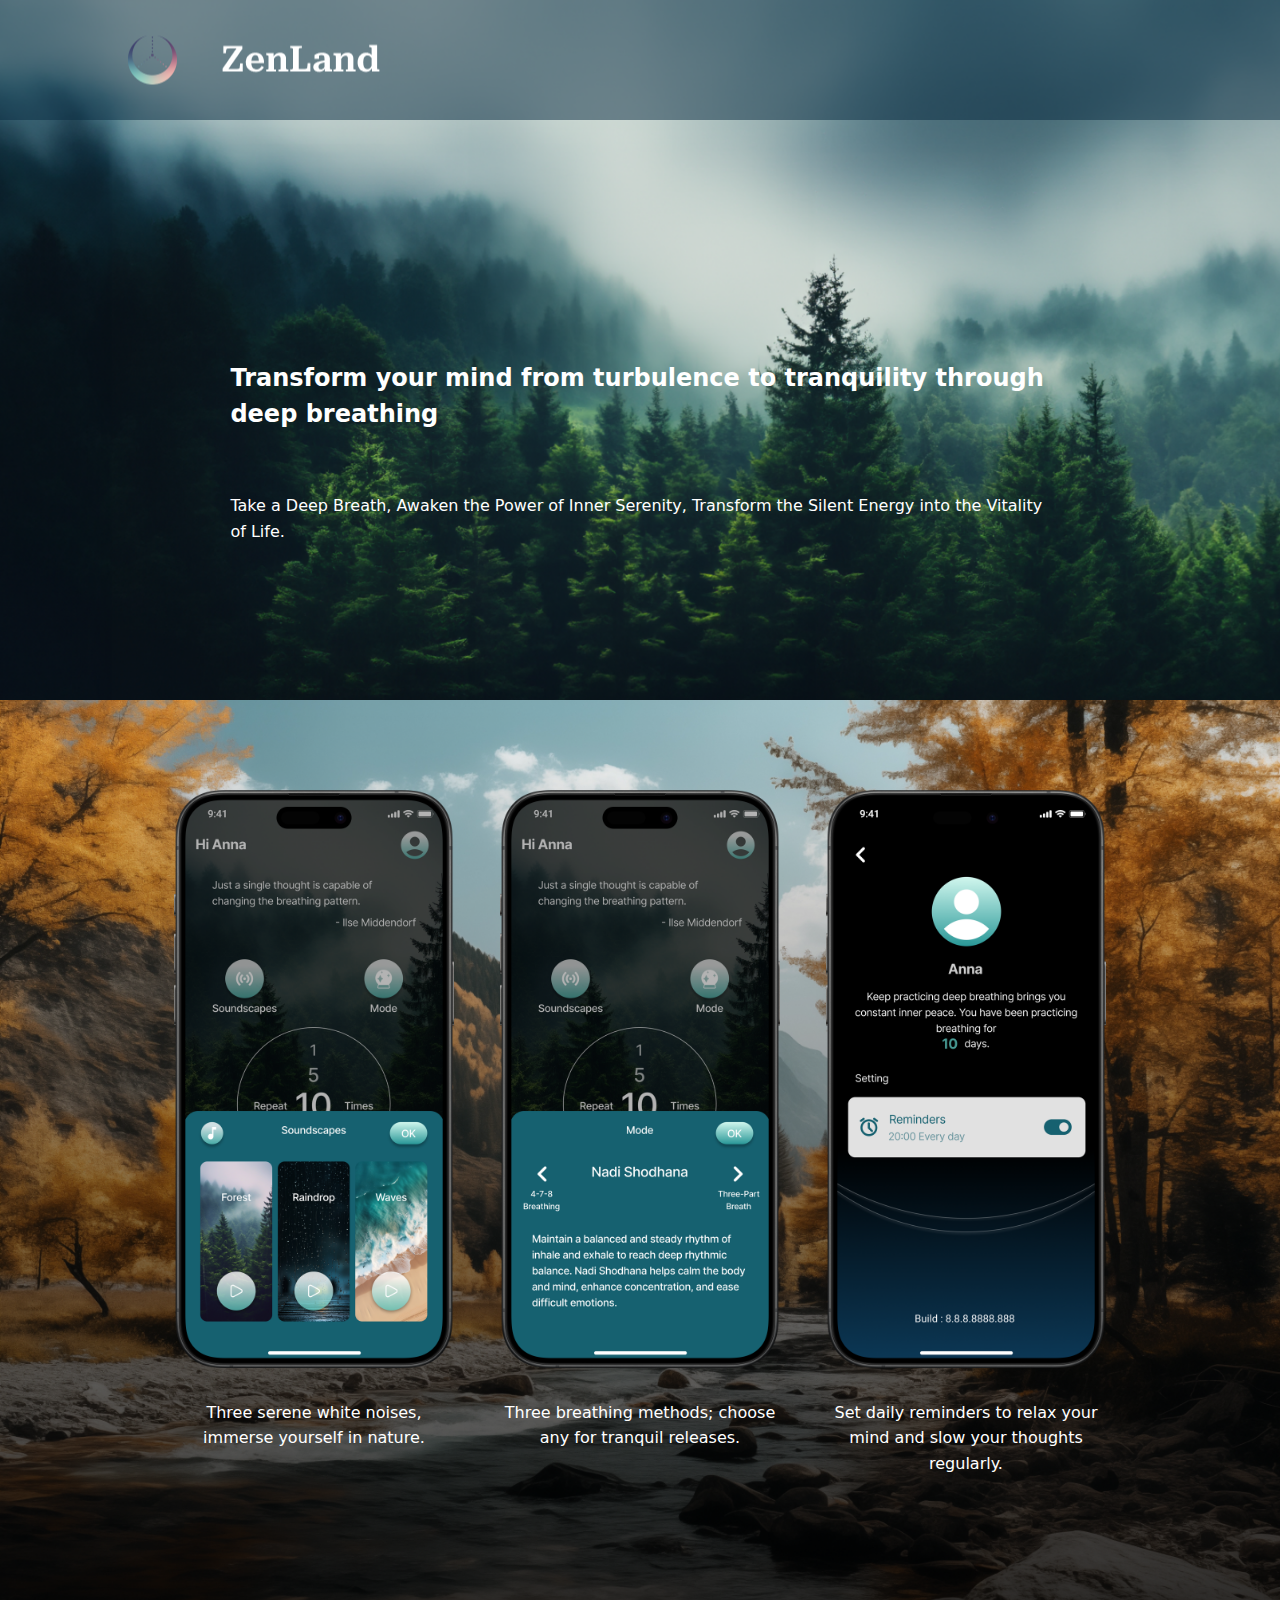
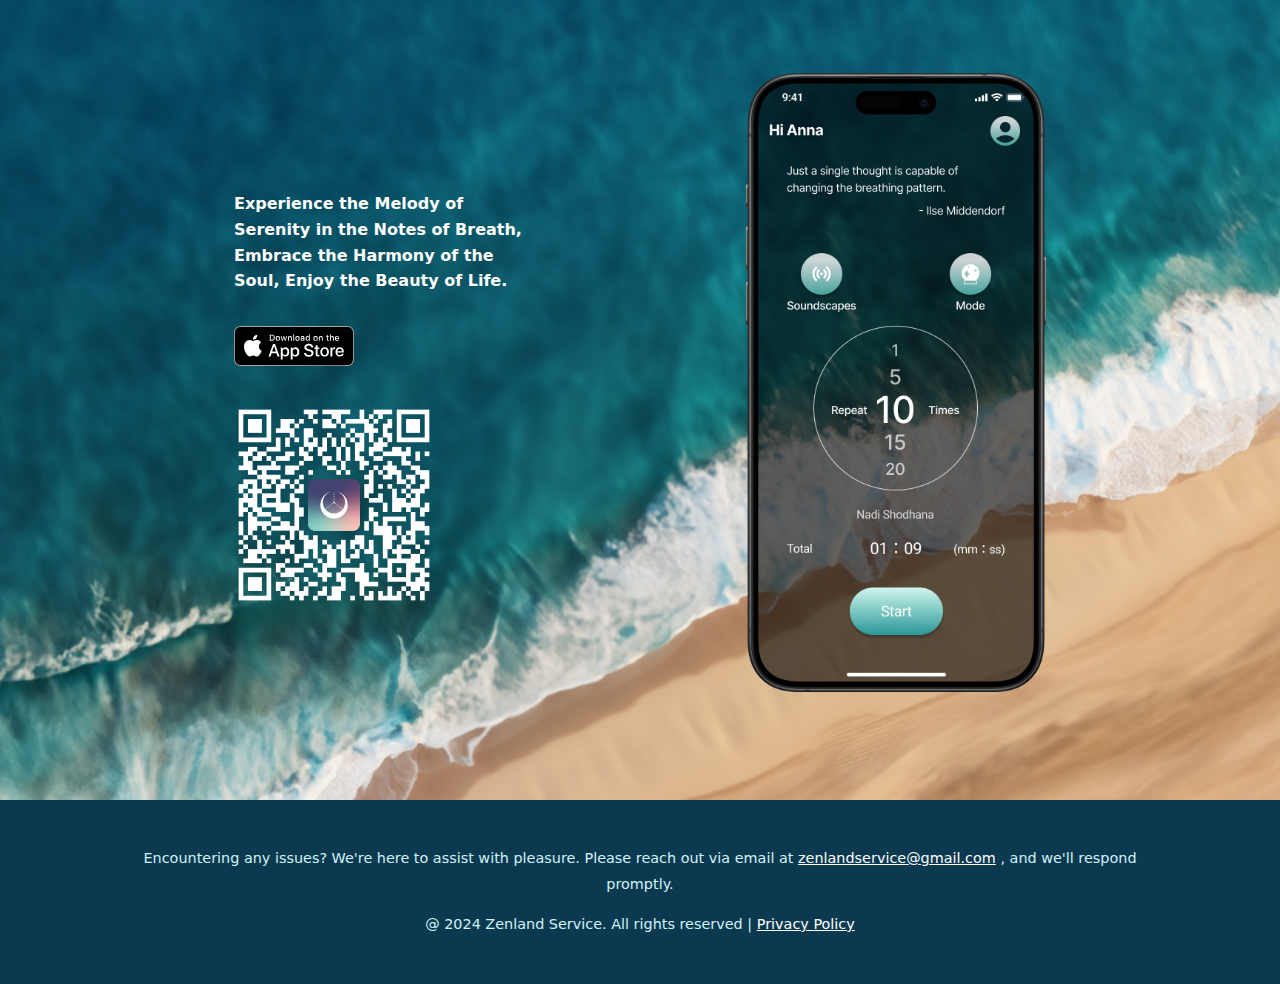
<file: index.html>
<!DOCTYPE html>
<html lang="en">
<head>
    <meta charset="UTF-8">
    <meta name="viewport" content="width=device-width, initial-scale=1.0">
    <link rel="shortcut icon" href="./img/favicon.ico" type="image/x-icon">
    <link rel="stylesheet" href="./css/reset.css" />
    <link rel="stylesheet" href="./css/style.css" />
    <link rel="preconnect" href="https://fonts.googleapis.com">
    <link rel="preconnect" href="https://fonts.gstatic.com" crossorigin>
    <link href="https://fonts.googleapis.com/css2?family=Roboto:ital,wght@0,100;0,300;0,400;0,500;0,700;0,900;1,100;1,300;1,400;1,500;1,700;1,900&display=swap" rel="stylesheet">
    <!-- <link rel="stylesheet" href="/css/bootstrap.css" /> -->
    <title>ZenLand</title>
</head>
<body>
    <!-- TOP -->
    <div class="topbar">
        <div class="container">
            <div class="logoimg">
                <a href=""><img src="./img/img_zenland_logo.png"></a>
            </div>
        </div>
        
    </div>

    <!-- 第一區 -->
    <div class="section1 section">
        <div class="container">
            <div class="section1_text">
                <h2>Transform your mind from turbulence to tranquility through deep breathing</h2> <br>
                <p>Take a Deep Breath, Awaken the Power of Inner Serenity, Transform the Silent Energy into the Vitality of Life.</p>
            </div>
        </div>
    </div>

    <!-- 第二區 -->
    <div class="section2 section">
            <div class="container flex2">
    
                <div class="sec2-item sec2-item-fix">
                    <img src="./img/en/img_iphone_1_en.png" class="sec2-img">
                    <p>Three serene white noises, immerse yourself in nature.</p>
                </div>
        
                <div class="sec2-item sec2-item-fix">
                    <img src="./img/en/img_iphone_2_en.png" class="sec2-img">
                    <p>Three breathing methods; choose any for tranquil releases.</p>
                </div>
        
                <div class="sec2-item sec2-item-fix">
                    <img src="./img/en/img_iphone_3_en.png" class="sec2-img">
                    <p>Set daily reminders to relax your mind and slow your thoughts regularly.</p>
                </div>
    
            </div>
    </div>

    <!-- 第三區 -->
    <div class="section3 section">
        <div class="app-store-block flex3">
            
            <div class="sec3-item sec3-item1">
                <p><b>Experience the Melody of Serenity in the Notes of Breath, Embrace the Harmony of the Soul, Enjoy the Beauty of Life.</b></p>
                <a href="https://apps.apple.com/tw/app/zenland/id6479636520">
                    <img src="./img/Download_on_App_Store/Download_on_the_App_Store_Badge_US-UK_RGB_blk_092917.svg">
                </a>
                <div class="QRcode"></div>
            </div>

            <div class="sec3-item sec3-item2">
                <img src="./img/en/img_iphone_4_en.png">
            </div>
            
        </div>
    </div>

    <!-- 底部 -->
    <footer class="footer">
        <div class="footer-text">
            <p>Encountering any issues? We're here to assist with pleasure. Please reach out via email at <a href="mailto:zenlandservice@gmail.com">zenlandservice@gmail.com</a> , and we'll respond promptly.</p>
            <p>@ 2024 Zenland Service. All rights reserved | <a href="./privacypolicy/en.html" >Privacy Policy</a></p>
        </div>
    </footer>


</body>
</html>
</file>
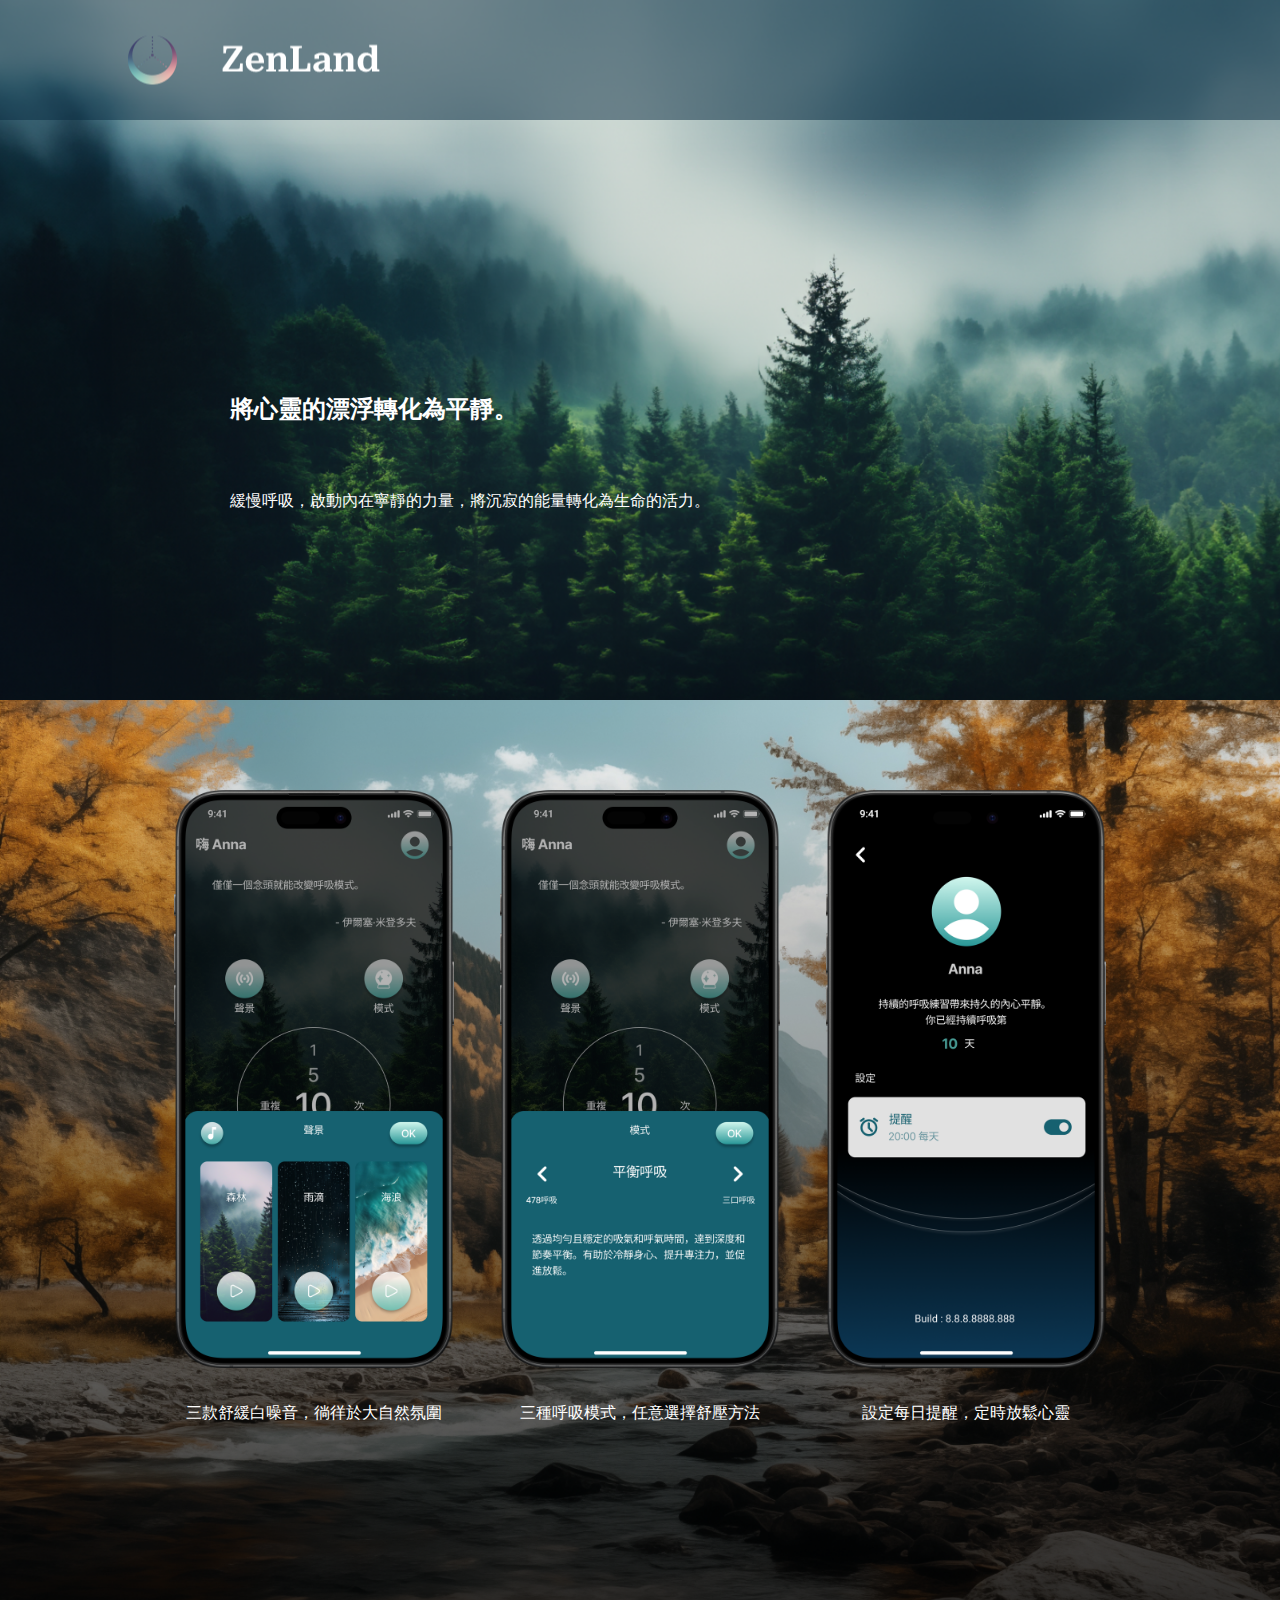
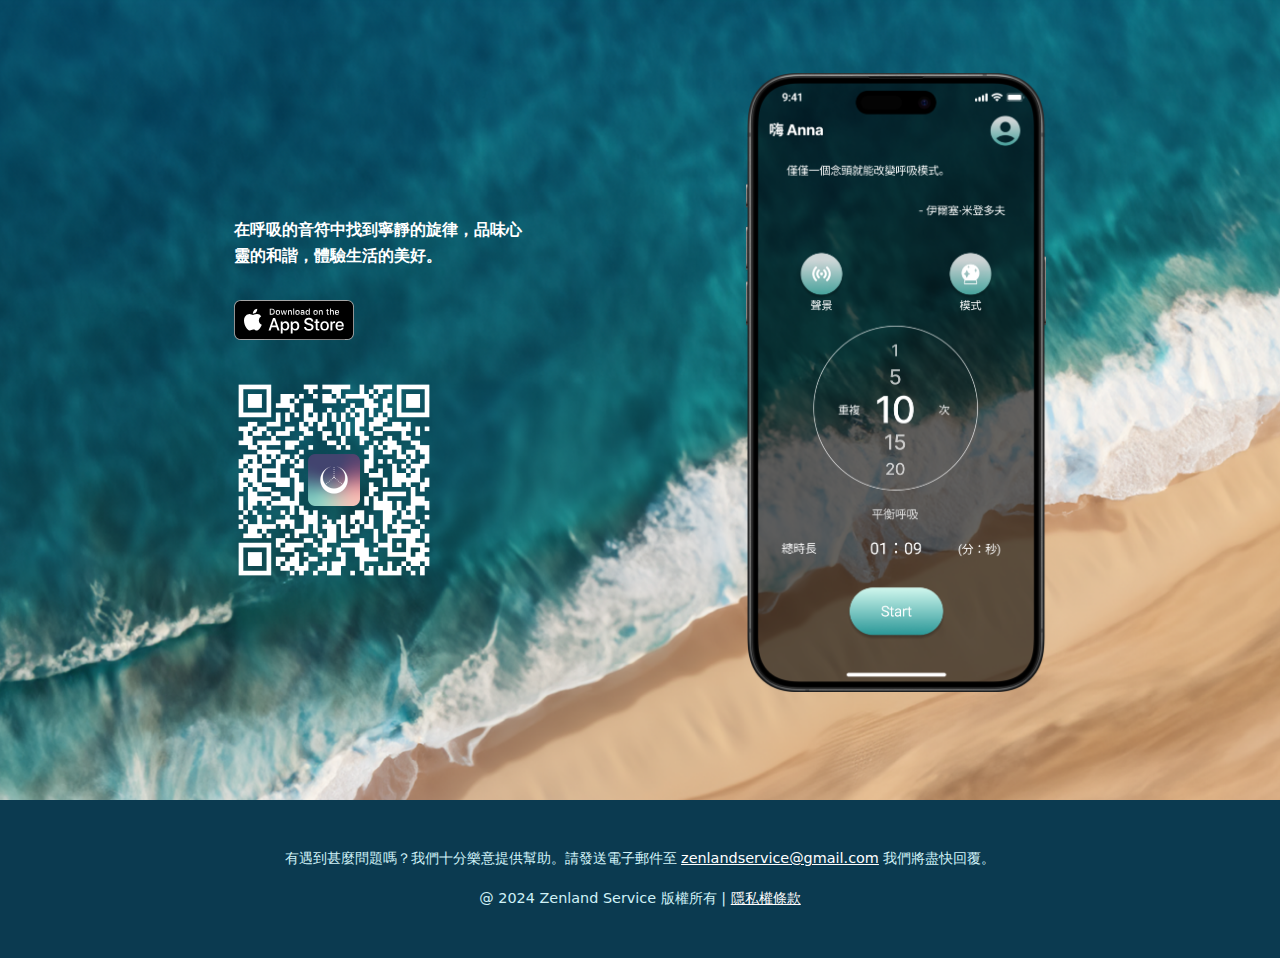
<file: zh-tw.html>
<!DOCTYPE html>
<html lang="en">
<head>
    <meta charset="UTF-8">
    <meta name="viewport" content="width=device-width, initial-scale=1.0">
    <link rel="shortcut icon" href="./img/favicon.ico" type="image/x-icon">
    <link rel="stylesheet" href="./css/reset.css" />
    <link rel="stylesheet" href="./css/style.css" />
    <link rel="preconnect" href="https://fonts.googleapis.com">
    <link rel="preconnect" href="https://fonts.gstatic.com" crossorigin>
    <link href="https://fonts.googleapis.com/css2?family=Roboto:ital,wght@0,100;0,300;0,400;0,500;0,700;0,900;1,100;1,300;1,400;1,500;1,700;1,900&display=swap" rel="stylesheet">
    <!-- <link rel="stylesheet" href="/css/bootstrap.css" /> -->
    <title>ZenLand</title>
</head>
<body>
    <!-- TOP -->
    <div class="topbar">
        <div class="container">
            <div class="logoimg">
                <a href=""><img src="./img/img_zenland_logo.png"></a>
            </div>
        </div>
        
    </div>

    <!-- 第一區 -->
    <div class="section1 section">
        <div class="container">
            <div class="section1_text">
                <h2>將心靈的漂浮轉化為平靜。</h2> <br>
                <p>緩慢呼吸，啟動內在寧靜的力量，將沉寂的能量轉化為生命的活力。</p>
            </div>
        </div>
    </div>

    <!-- 第二區 -->
    <div class="section2 section">
            <div class="container flex2">
    
                <div class="sec2-item">
                    <img src="./img/zh-tw/img_iphone_1_ch.png" class="sec2-img">
                    <p>三款舒緩白噪音，徜徉於大自然氛圍</p>
                </div>
        
                <div class="sec2-item">
                    <img src="./img/zh-tw/img_iphone_2_ch.png" class="sec2-img">
                    <p>三種呼吸模式，任意選擇舒壓方法</p>
                </div>
        
                <div class="sec2-item">
                    <img src="./img/zh-tw/img_iphone_3_ch.png" class="sec2-img">
                    <p>設定每日提醒，定時放鬆心靈</p>
                </div>
    
            </div>
    </div>

    <!-- 第三區 -->
    <div class="section3 section">
        <div class="app-store-block flex3">
            
            <div class="sec3-item sec3-item1">
                <p><b>在呼吸的音符中找到寧靜的旋律，品味心靈的和諧，體驗生活的美好。</b></p>
                <a href="https://apps.apple.com/tw/app/zenland/id6479636520">
                    <img src="./img/Download_on_App_Store/Download_on_the_App_Store_Badge_US-UK_RGB_blk_092917.svg">
                </a>
                <div class="QRcode"></div>
            </div>

            <div class="sec3-item sec3-item2">
                <img src="./img/zh-tw/img_iphone_4_ch.png">
            </div>
            
        </div>
    </div>

    <!-- 底部 -->
    <footer class="footer">
        <div class="footer-text">
            <p>有遇到甚麼問題嗎？我們十分樂意提供幫助。請發送電子郵件至 <a href="mailto:zenlandservice@gmail.com">zenlandservice@gmail.com</a> 我們將盡快回覆。</p>
            <p>@ 2024 Zenland Service 版權所有 | <a href="./privacypolicy/zh-tw.html" >隱私權條款</a></p>
        </div>
    </footer>

</body>
</html>
</file>
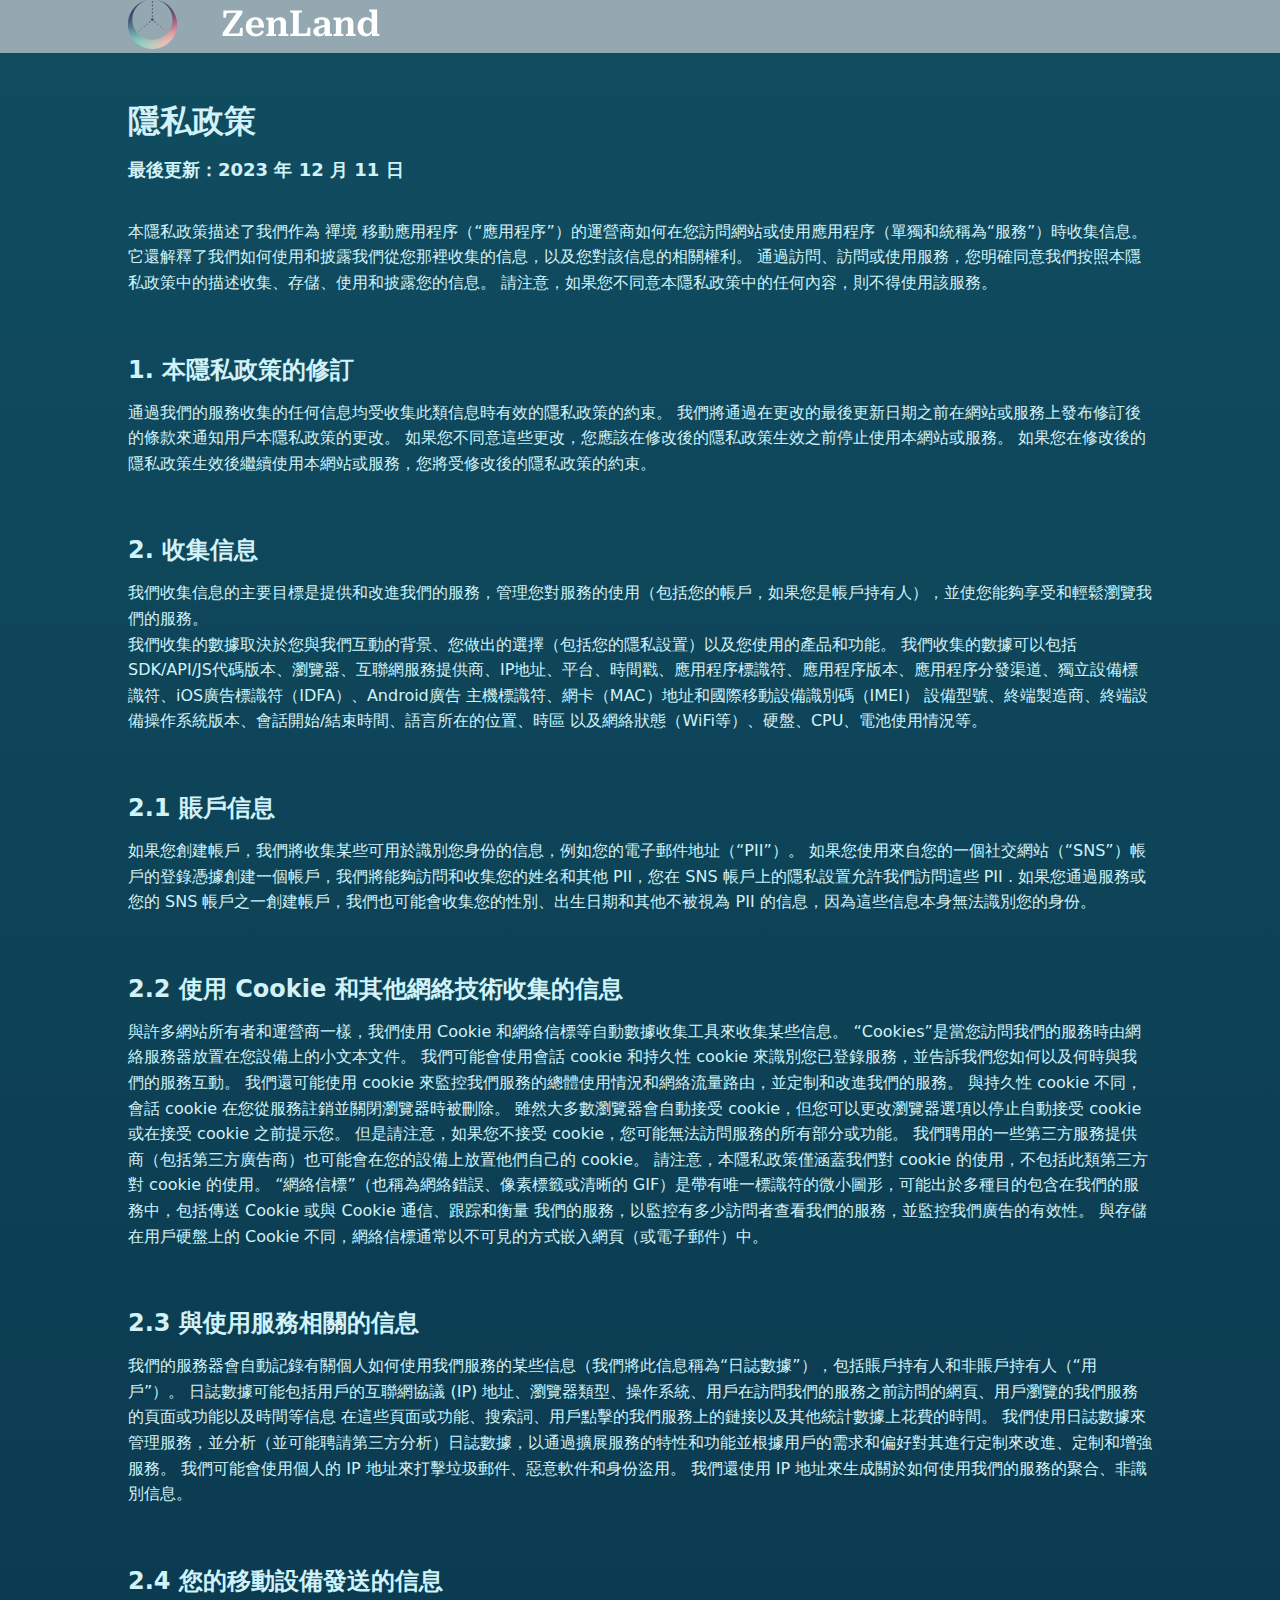
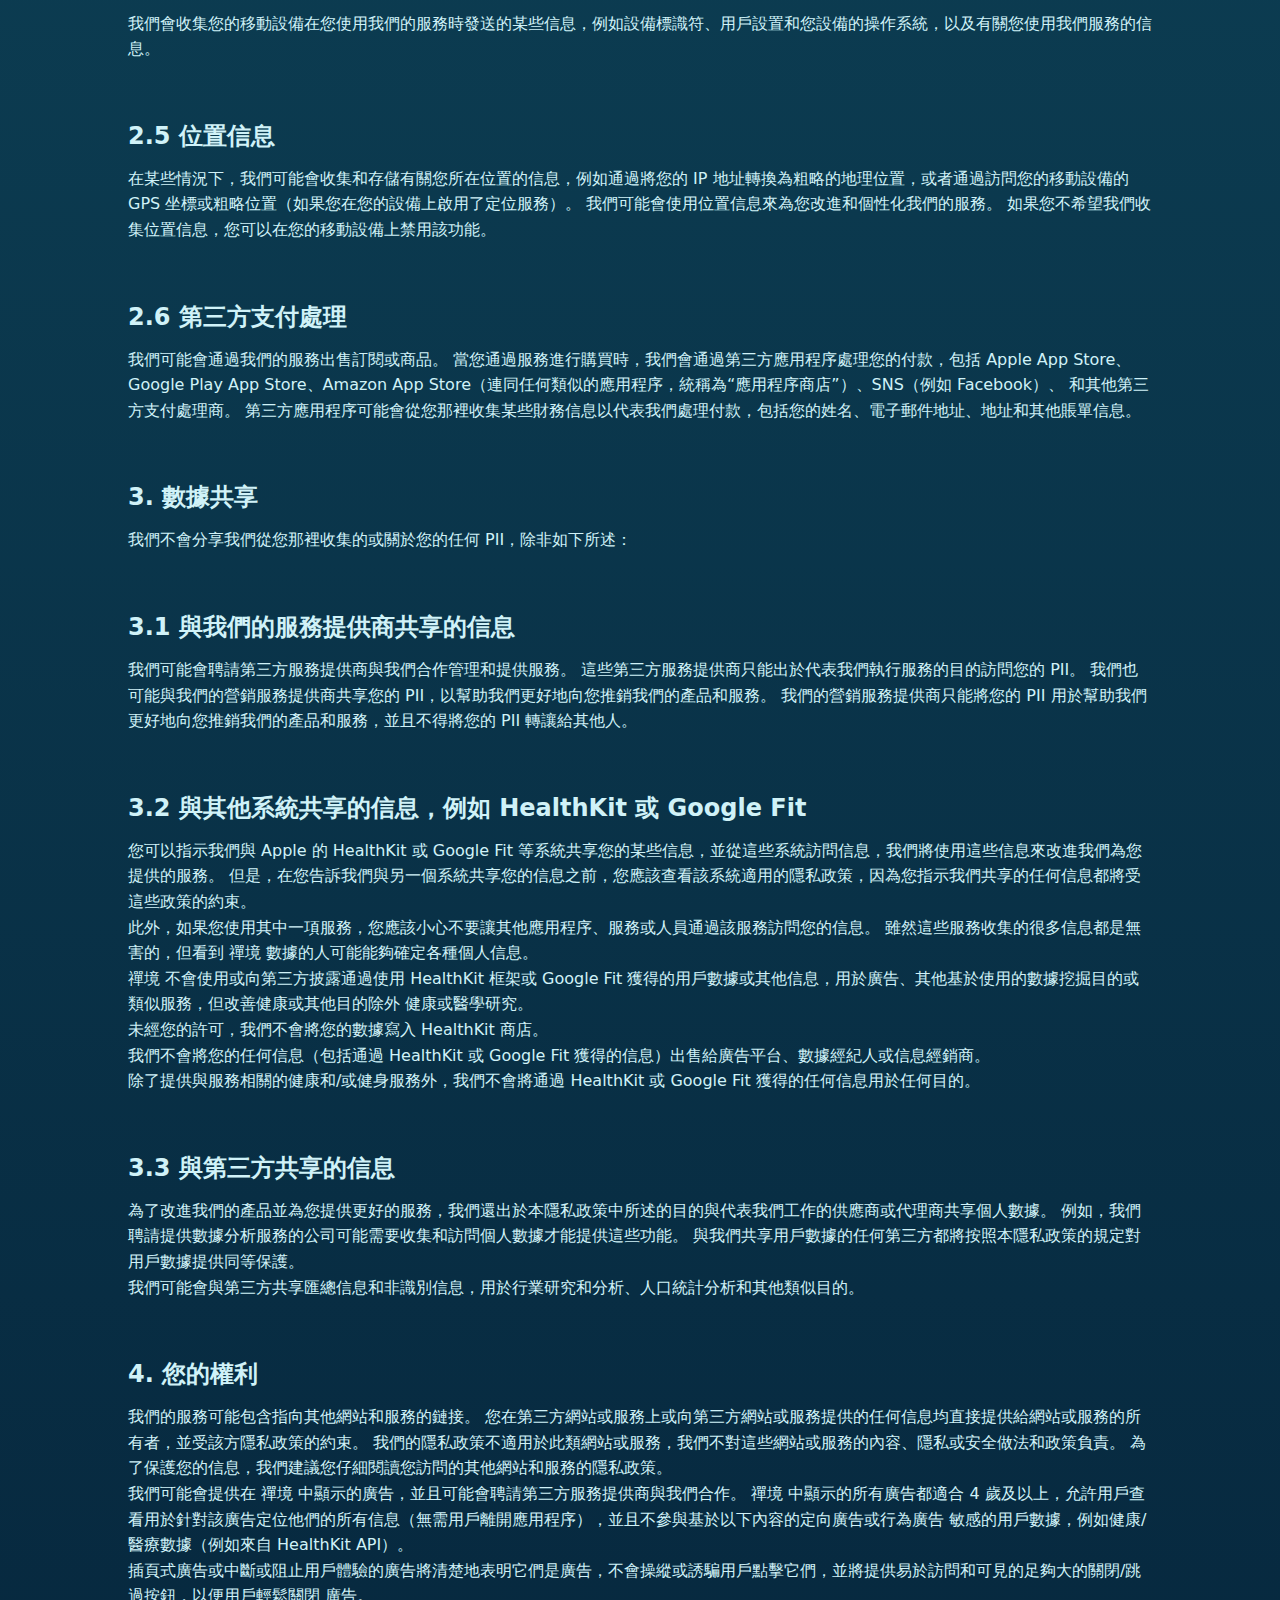
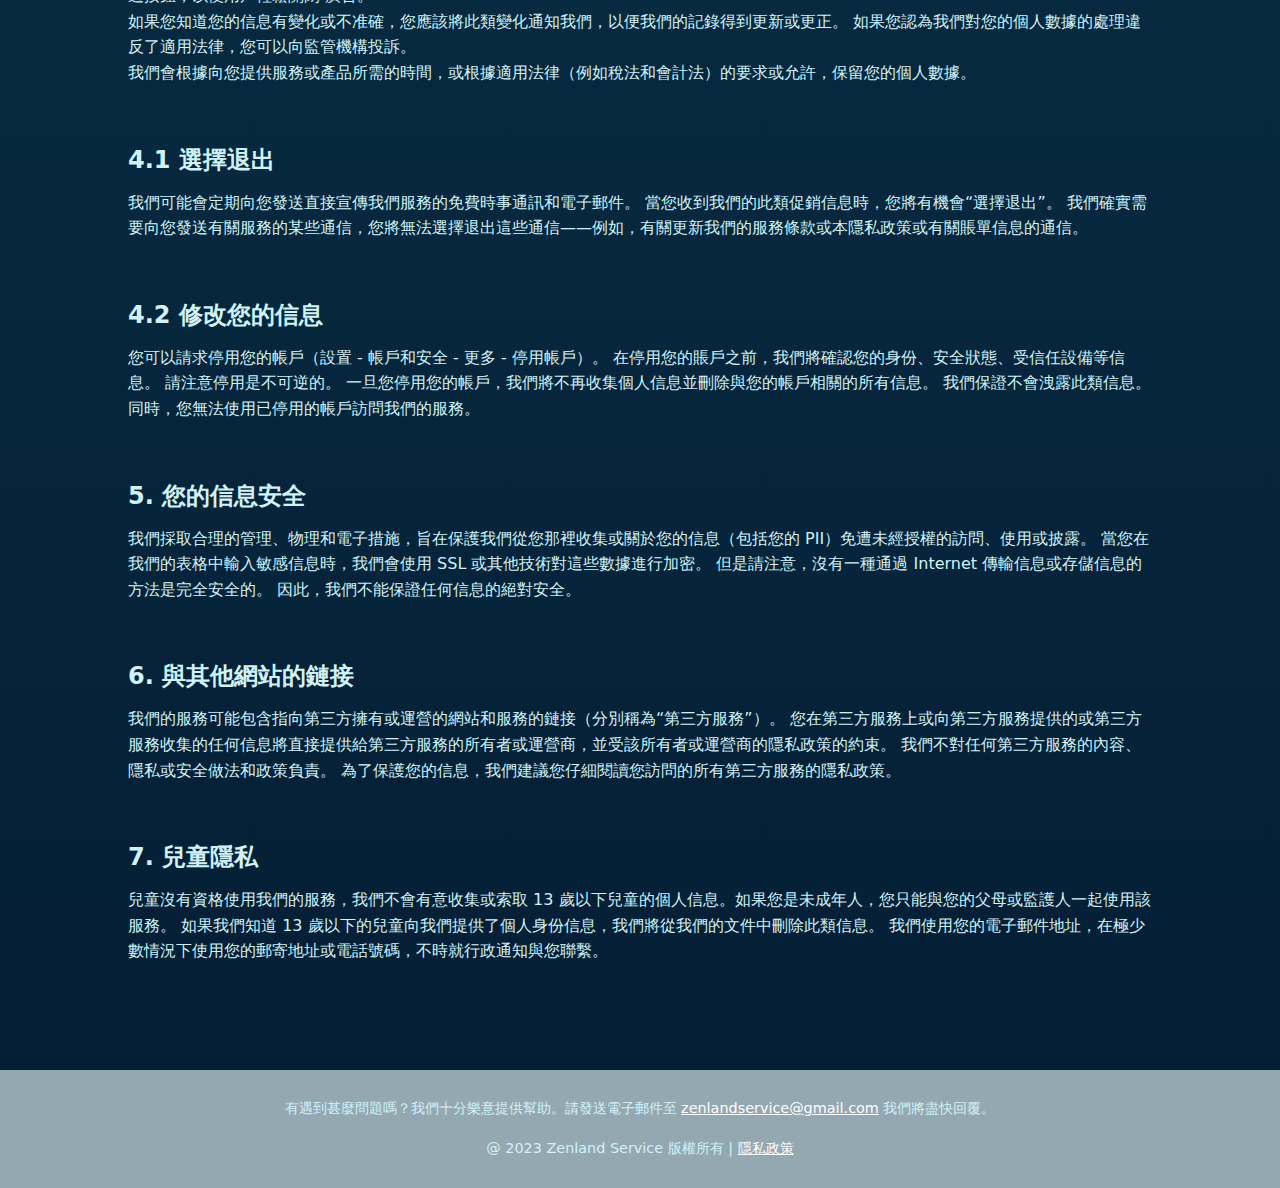
<file: privacypolicy/ch.html>
<!DOCTYPE html>
<html lang="en">
<head>
    <meta charset="UTF-8">
    <meta name="viewport" content="width=device-width, initial-scale=1.0">
    <link rel="stylesheet" href="../css/reset.css" />
    <link rel="stylesheet" href="../css/style-pri.css" />
    <!-- <link rel="stylesheet" href="/css/bootstrap.css" /> -->
    <title>ZenLand</title>
    <style>

    </style>
</head>
<body >
    <!-- TOP -->
    <div id="topbar">
        <div class="container">
            <div class="logoimg">
                <a href="../index.html"><img src="../img/img_zenland_logo.png"></a>
            </div>
        </div>
        
    </div>

    <!-- 第一區 -->
    <div id="section-pri" class="section-pri">
        <div class="container-pri">
            <h1>
                隱私政策
            </h1>
            <h4>
                最後更新：2023 年 12 月 11 日 
            </h4>
            <p>
                本隱私政策描述了我們作為 禪境 移動應用程序（“應用程序”）的運營商如何在您訪問網站或使用應用程序（單獨和統稱為“服務”）時收集信息。 它還解釋了我們如何使用和披露我們從您那裡收集的信息，以及您對該信息的相關權利。 通過訪問、訪問或使用服務，您明確同意我們按照本隱私政策中的描述收集、存儲、使用和披露您的信息。 請注意，如果您不同意本隱私政策中的任何內容，則不得使用該服務。
            </p>

            <h5>
                1. 本隱私政策的修訂
            </h5>
            <p>
                通過我們的服務收集的任何信息均受收集此類信息時有效的隱私政策的約束。 我們將通過在更改的最後更新日期之前在網站或服務上發布修訂後的條款來通知用戶本隱私政策的更改。 如果您不同意這些更改，您應該在修改後的隱私政策生效之前停止使用本網站或服務。 如果您在修改後的隱私政策生效後繼續使用本網站或服務，您將受修改後的隱私政策的約束。
            </p>

            <h5>
                2. 收集信息
            </h5>
            <p>
                我們收集信息的主要目標是提供和改進我們的服務，管理您對服務的使用（包括您的帳戶，如果您是帳戶持有人），並使您能夠享受和輕鬆瀏覽我們的服務。<br>
                我們收集的數據取決於您與我們互動的背景、您做出的選擇（包括您的隱私設置）以及您使用的產品和功能。 我們收集的數據可以包括SDK/API/JS代碼版本、瀏覽器、互聯網服務提供商、IP地址、平台、時間戳、應用程序標識符、應用程序版本、應用程序分發渠道、獨立設備標識符、iOS廣告標識符（IDFA）、Android廣告 主機標識符、網卡（MAC）地址和國際移動設備識別碼（IMEI） 設備型號、終端製造商、終端設備操作系統版本、會話開始/結束時間、語言所在的位置、時區 以及網絡狀態（WiFi等）、硬盤、CPU、電池使用情況等。
            </p>

            <h5>
                2.1 賬戶信息
            </h5>
            <p>
                如果您創建帳戶，我們將收集某些可用於識別您身份的信息，例如您的電子郵件地址（“PII”）。 如果您使用來自您的一個社交網站（“SNS”）帳戶的登錄憑據創建一個帳戶，我們將能夠訪問和收集您的姓名和其他 PII，您在 SNS 帳戶上的隱私設置允許我們訪問這些 PII . 如果您通過服務或您的 SNS 帳戶之一創建帳戶，我們也可能會收集您的性別、出生日期和其他不被視為 PII 的信息，因為這些信息本身無法識別您的身份。
            </p>

            <h5>
                2.2 使用 Cookie 和其他網絡技術收集的信息
            </h5>
            <p>
                與許多網站所有者和運營商一樣，我們使用 Cookie 和網絡信標等自動數據收集工具來收集某些信息。 “Cookies”是當您訪問我們的服務時由網絡服務器放置在您設備上的小文本文件。 我們可能會使用會話 cookie 和持久性 cookie 來識別您已登錄服務，並告訴我們您如何以及何時與我們的服務互動。 我們還可能使用 cookie 來監控我們服務的總體使用情況和網絡流量路由，並定制和改進我們的服務。 與持久性 cookie 不同，會話 cookie 在您從服務註銷並關閉瀏覽器時被刪除。 雖然大多數瀏覽器會自動接受 cookie，但您可以更改瀏覽器選項以停止自動接受 cookie 或在接受 cookie 之前提示您。 但是請注意，如果您不接受 cookie，您可能無法訪問服務的所有部分或功能。 我們聘用的一些第三方服務提供商（包括第三方廣告商）也可能會在您的設備上放置他們自己的 cookie。 請注意，本隱私政策僅涵蓋我們對 cookie 的使用，不包括此類第三方對 cookie 的使用。 “網絡信標”（也稱為網絡錯誤、像素標籤或清晰的 GIF）是帶有唯一標識符的微小圖形，可能出於多種目的包含在我們的服務中，包括傳送 Cookie 或與 Cookie 通信、跟踪和衡量 我們的服務，以監控有多少訪問者查看我們的服務，並監控我們廣告的有效性。 與存儲在用戶硬盤上的 Cookie 不同，網絡信標通常以不可見的方式嵌入網頁（或電子郵件）中。
            </p>

            <h5>
                2.3 與使用服務相關的信息
            </h5>
            <p>
                我們的服務器會自動記錄有關個人如何使用我們服務的某些信息（我們將此信息稱為“日誌數據”），包括賬戶持有人和非賬戶持有人（“用戶”）。 日誌數據可能包括用戶的互聯網協議 (IP) 地址、瀏覽器類型、操作系統、用戶在訪問我們的服務之前訪問的網頁、用戶瀏覽的我們服務的頁面或功能以及時間等信息 在這些頁面或功能、搜索詞、用戶點擊的我們服務上的鏈接以及其他統計數據上花費的時間。 我們使用日誌數據來管理服務，並分析（並可能聘請第三方分析）日誌數據，以通過擴展服務的特性和功能並根據用戶的需求和偏好對其進行定制來改進、定制和增強服務。 我們可能會使用個人的 IP 地址來打擊垃圾郵件、惡意軟件和身份盜用。 我們還使用 IP 地址來生成關於如何使用我們的服務的聚合、非識別信息。
            </p>

            <h5>
                2.4 您的移動設備發送的信息
            </h5>
            <p>
                我們會收集您的移動設備在您使用我們的服務時發送的某些信息，例如設備標識符、用戶設置和您設備的操作系統，以及有關您使用我們服務的信息。
            </p>

            <h5>
                2.5 位置信息
            </h5>
            <p>
                在某些情況下，我們可能會收集和存儲有關您所在位置的信息，例如通過將您的 IP 地址轉換為粗略的地理位置，或者通過訪問您的移動設備的 GPS 坐標或粗略位置（如果您在您的設備上啟用了定位服務）。 我們可能會使用位置信息來為您改進和個性化我們的服務。 如果您不希望我們收集位置信息，您可以在您的移動設備上禁用該功能。
            </p>

            <h5>
                2.6 第三方支付處理
            </h5>
            <p>
                我們可能會通過我們的服務出售訂閱或商品。 當您通過服務進行購買時，我們會通過第三方應用程序處理您的付款，包括 Apple App Store、Google Play App Store、Amazon App Store（連同任何類似的應用程序，統稱為“應用程序商店”）、SNS（例如 Facebook）、 和其他第三方支付處理商。 第三方應用程序可能會從您那裡收集某些財務信息以代表我們處理付款，包括您的姓名、電子郵件地址、地址和其他賬單信息。
            </p>

            <h5>
                3. 數據共享
            </h5>
            <p>
                我們不會分享我們從您那裡收集的或關於您的任何 PII，除非如下所述：
            </p>

            <h5>
                3.1 與我們的服務提供商共享的信息
            </h5>
            <p>
                我們可能會聘請第三方服務提供商與我們合作管理和提供服務。 這些第三方服務提供商只能出於代表我們執行服務的目的訪問您的 PII。 我們也可能與我們的營銷服務提供商共享您的 PII，以幫助我們更好地向您推銷我們的產品和服務。 我們的營銷服務提供商只能將您的 PII 用於幫助我們更好地向您推銷我們的產品和服務，並且不得將您的 PII 轉讓給其他人。
            </p>

            <h5>
                3.2 與其他系統共享的信息，例如 HealthKit 或 Google Fit
            </h5>
            <p>
                您可以指示我們與 Apple 的 HealthKit 或 Google Fit 等系統共享您的某些信息，並從這些系統訪問信息，我們將使用這些信息來改進我們為您提供的服務。 但是，在您告訴我們與另一個系統共享您的信息之前，您應該查看該系統適用的隱私政策，因為您指示我們共享的任何信息都將受這些政策的約束。<br>
                此外，如果您使用其中一項服務，您應該小心不要讓其他應用程序、服務或人員通過該服務訪問您的信息。 雖然這些服務收集的很多信息都是無害的，但看到 禪境 數據的人可能能夠確定各種個人信息。<br>
                禪境 不會使用或向第三方披露通過使用 HealthKit 框架或 Google Fit 獲得的用戶數據或其他信息，用於廣告、其他基於使用的數據挖掘目的或類似服務，但改善健康或其他目的除外 健康或醫學研究。<br>
                未經您的許可，我們不會將您的數據寫入 HealthKit 商店。<br>
                我們不會將您的任何信息（包括通過 HealthKit 或 Google Fit 獲得的信息）出售給廣告平台、數據經紀人或信息經銷商。<br>
                除了提供與服務相關的健康和/或健身服務外，我們不會將通過 HealthKit 或 Google Fit 獲得的任何信息用於任何目的。
            </p>

            <h5>
                3.3 與第三方共享的信息
            </h5>
            <p>
                為了改進我們的產品並為您提供更好的服務，我們還出於本隱私政策中所述的目的與代表我們工作的供應商或代理商共享個人數據。 例如，我們聘請提供數據分析服務的公司可能需要收集和訪問個人數據才能提供這些功能。 與我們共享用戶數據的任何第三方都將按照本隱私政策的規定對用戶數據提供同等保護。<br>
                我們可能會與第三方共享匯總信息和非識別信息，用於行業研究和分析、人口統計分析和其他類似目的。
            </p>

            <h5>
                4. 您的權利
            </h5>
            <p>
                我們的服務可能包含指向其他網站和服務的鏈接。 您在第三方網站或服務上或向第三方網站或服務提供的任何信息均直接提供給網站或服務的所有者，並受該方隱私政策的約束。 我們的隱私政策不適用於此類網站或服務，我們不對這些網站或服務的內容、隱私或安全做法和政策負責。 為了保護您的信息，我們建議您仔細閱讀您訪問的其他網站和服務的隱私政策。<br>
                我們可能會提供在 禪境 中顯示的廣告，並且可能會聘請第三方服務提供商與我們合作。 禪境 中顯示的所有廣告都適合 4 歲及以上，允許用戶查看用於針對該廣告定位他們的所有信息（無需用戶離開應用程序），並且不參與基於以下內容的定向廣告或行為廣告 敏感的用戶數據，例如健康/醫療數據（例如來自 HealthKit API）。<br>
                插頁式廣告或中斷或阻止用戶體驗的廣告將清楚地表明它們是廣告，不會操縱或誘騙用戶點擊它們，並將提供易於訪問和可見的足夠大的關閉/跳過按鈕，以便用戶輕鬆關閉 廣告。<br>
                如果您知道您的信息有變化或不准確，您應該將此類變化通知我們，以便我們的記錄得到更新或更正。 如果您認為我們對您的個人數據的處理違反了適用法律，您可以向監管機構投訴。<br>
                我們會根據向您提供服務或產品所需的時間，或根據適用法律（例如稅法和會計法）的要求或允許，保留您的個人數據。
            </p>

            <h5>
                4.1 選擇退出
            </h5>
            <p>
                我們可能會定期向您發送直接宣傳我們服務的免費時事通訊和電子郵件。 當您收到我們的此類促銷信息時，您將有機會“選擇退出”。 我們確實需要向您發送有關服務的某些通信，您將無法選擇退出這些通信——例如，有關更新我們的服務條款或本隱私政策或有關賬單信息的通信。
            </p>

            <h5>
                4.2 修改您的信息
            </h5>
            <p>
                您可以請求停用您的帳戶（設置 - 帳戶和安全 - 更多 - 停用帳戶）。 在停用您的賬戶之前，我們將確認您的身份、安全狀態、受信任設備等信息。 請注意停用是不可逆的。 一旦您停用您的帳戶，我們將不再收集個人信息並刪除與您的帳戶相關的所有信息。 我們保證不會洩露此類信息。 同時，您無法使用已停用的帳戶訪問我們的服務。
            </p>

            <h5>
                5. 您的信息安全
            </h5>
            <p>
                我們採取合理的管理、物理和電子措施，旨在保護我們從您那裡收集或關於您的信息（包括您的 PII）免遭未經授權的訪問、使用或披露。 當您在我們的表格中輸入敏感信息時，我們會使用 SSL 或其他技術對這些數據進行加密。 但是請注意，沒有一種通過 Internet 傳輸信息或存儲信息的方法是完全安全的。 因此，我們不能保證任何信息的絕對安全。
            </p>

            <h5>
                6. 與其他網站的鏈接
            </h5>
            <p>
                我們的服務可能包含指向第三方擁有或運營的網站和服務的鏈接（分別稱為“第三方服務”）。 您在第三方服務上或向第三方服務提供的或第三方服務收集的任何信息將直接提供給第三方服務的所有者或運營商，並受該所有者或運營商的隱私政策的約束。 我們不對任何第三方服務的內容、隱私或安全做法和政策負責。 為了保護您的信息，我們建議您仔細閱讀您訪問的所有第三方服務的隱私政策。
            </p>

            <h5>
                7. 兒童隱私
            </h5>
            <p>兒童沒有資格使用我們的服務，我們不會有意收集或索取 13 歲以下兒童的個人信息。如果您是未成年人，您只能與您的父母或監護人一起使用該服務。 如果我們知道 13 歲以下的兒童向我們提供了個人身份信息，我們將從我們的文件中刪除此類信息。 我們使用您的電子郵件地址，在極少數情況下使用您的郵寄地址或電話號碼，不時就行政通知與您聯繫。</p>

        </div>
    </div>


    <!-- 底部 -->
    <footer id="footer-pri">
        <div class="footer-text">
            <p>有遇到甚麼問題嗎？我們十分樂意提供幫助。請發送電子郵件至 <a href="mailto:zenlandservice@gmail.com">zenlandservice@gmail.com</a> 我們將盡快回覆。</p>
            <p>@ 2023 Zenland Service 版權所有 | <a href="./ch.html" >隱私政策</a></p>
        </div>
    </footer>

</body>
</html>
</file>
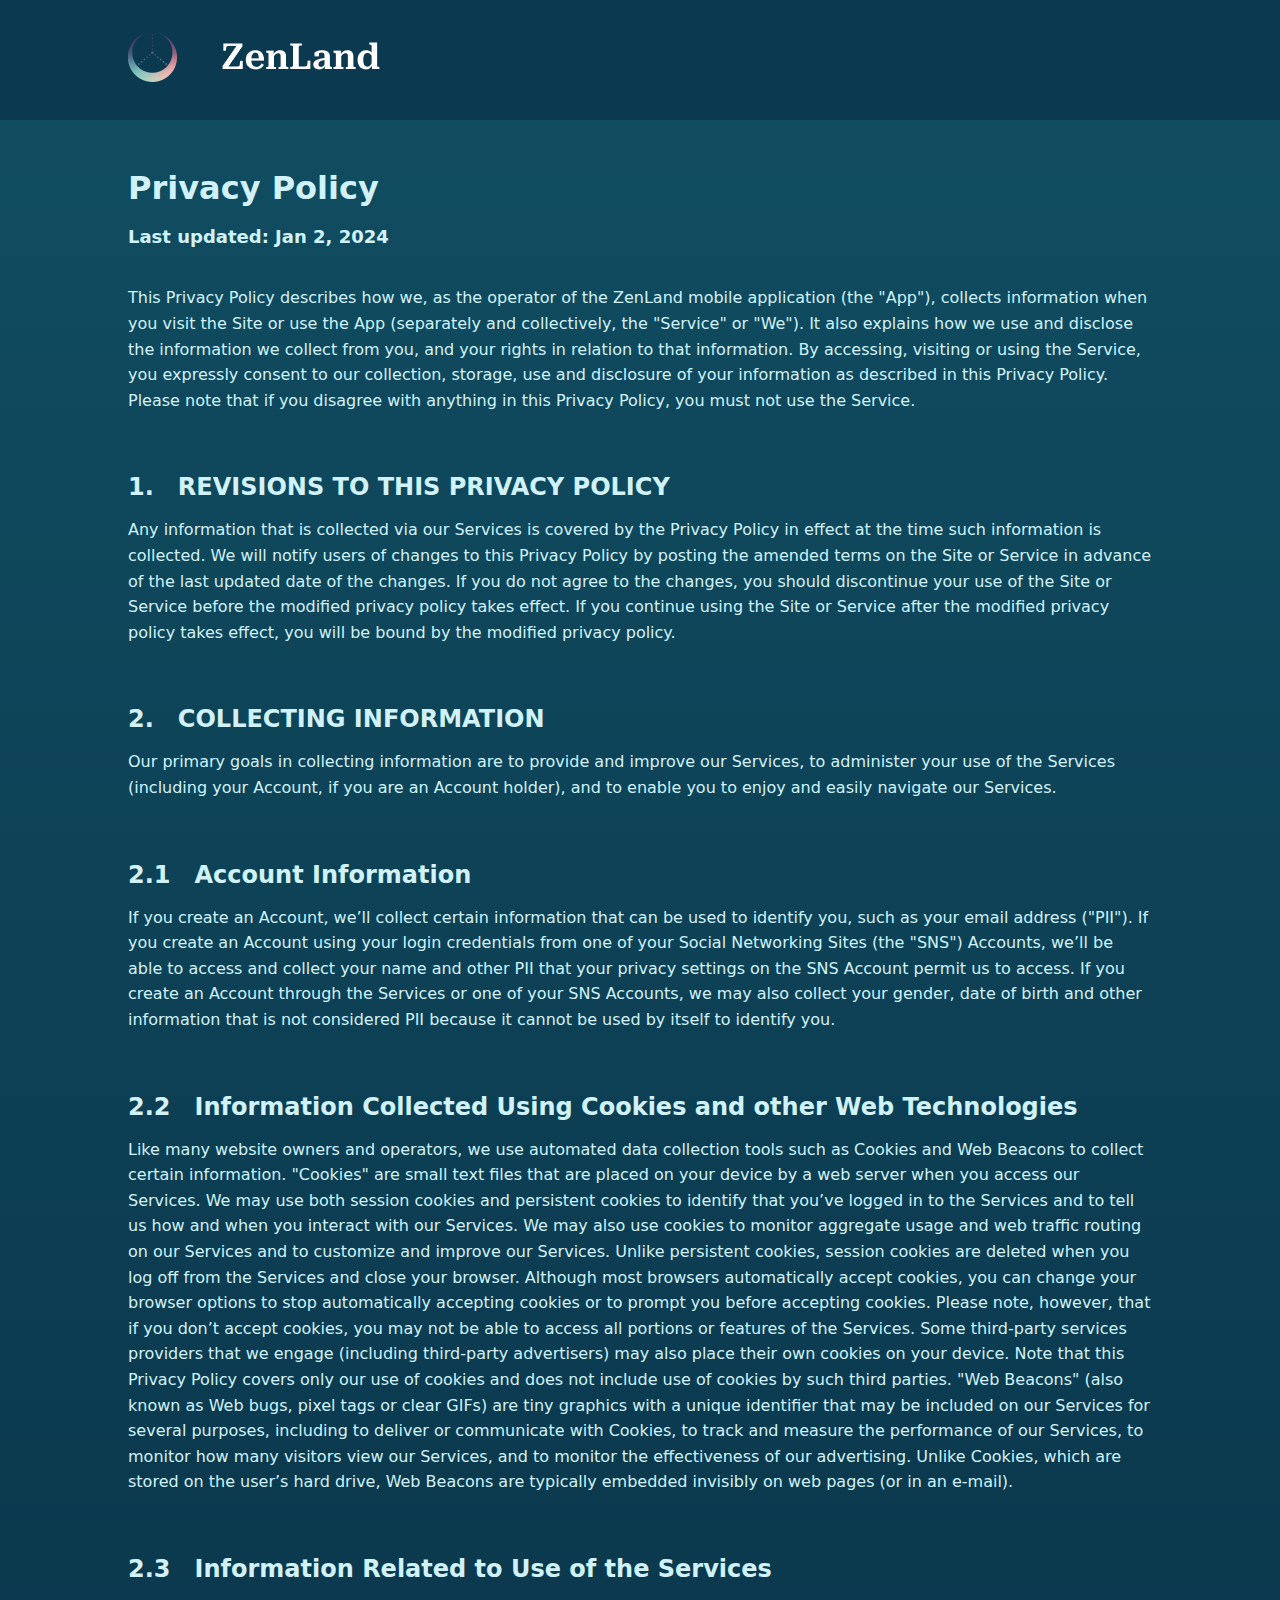
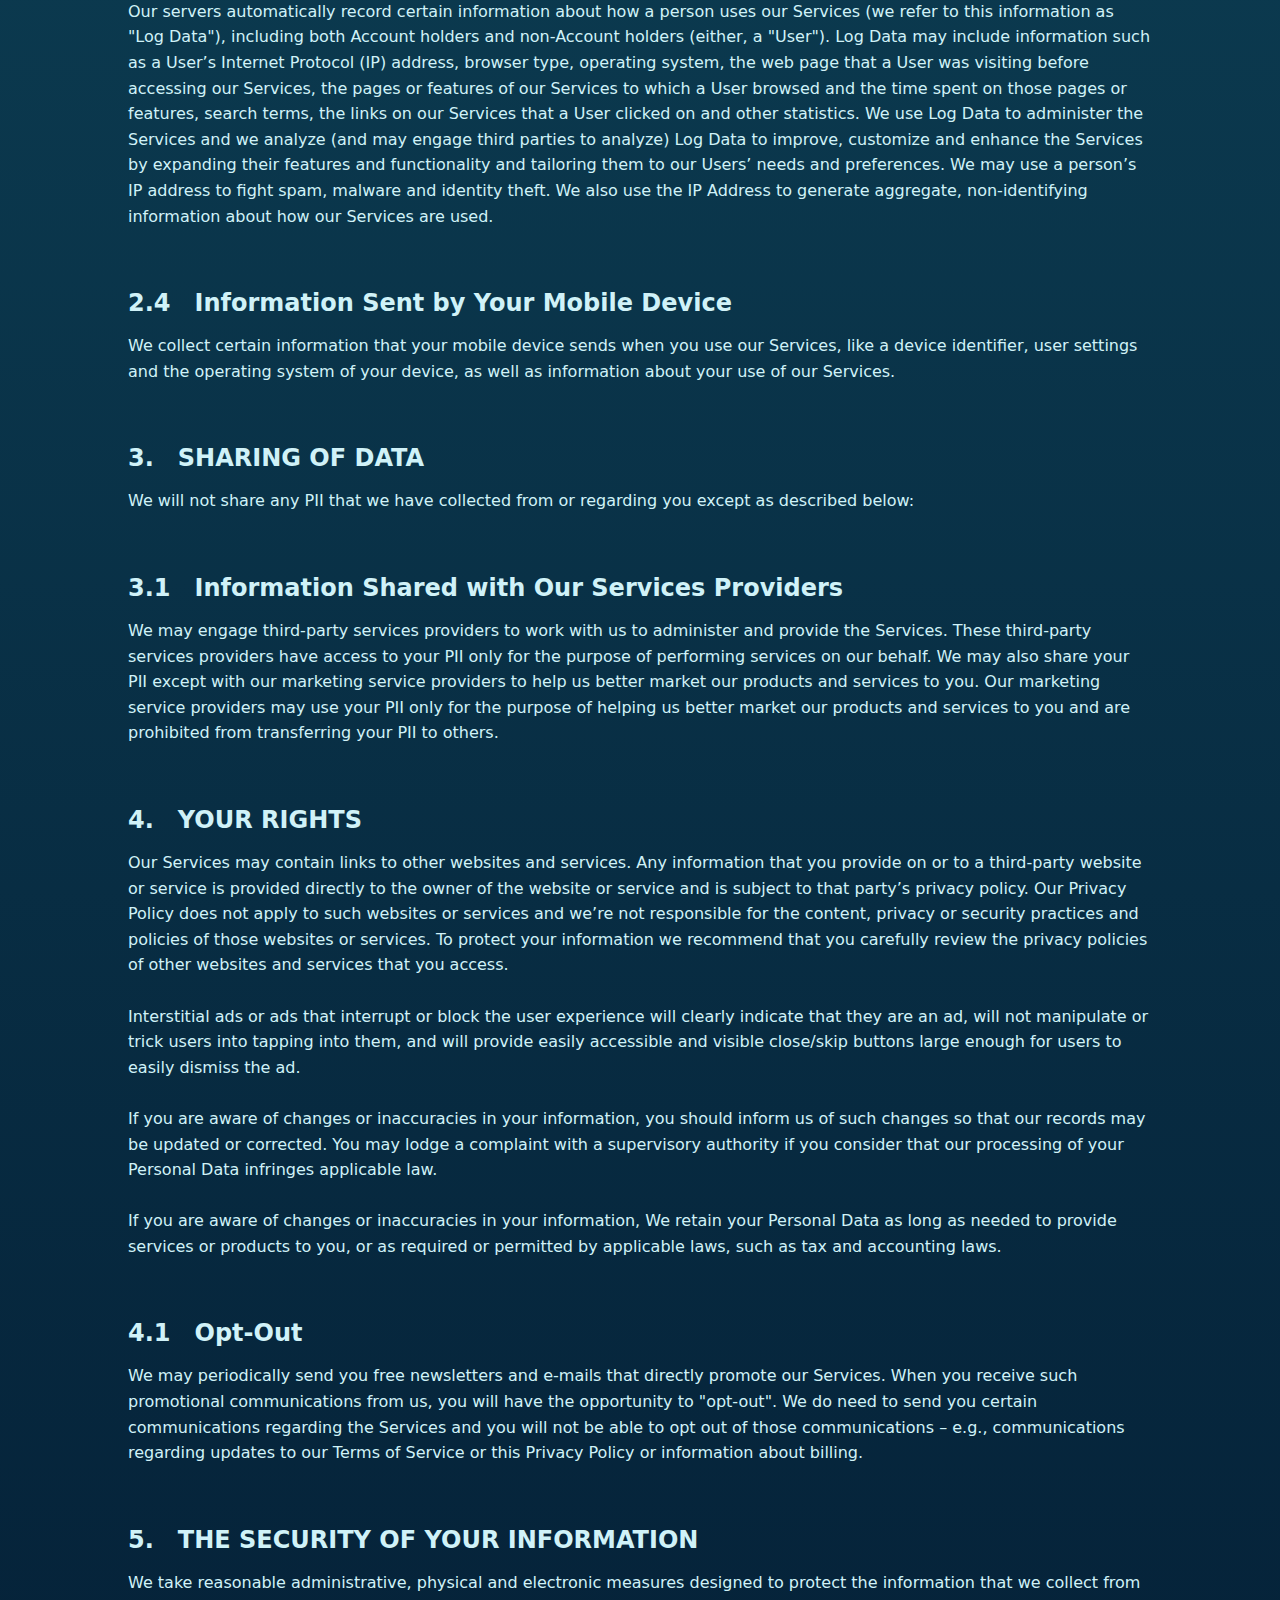
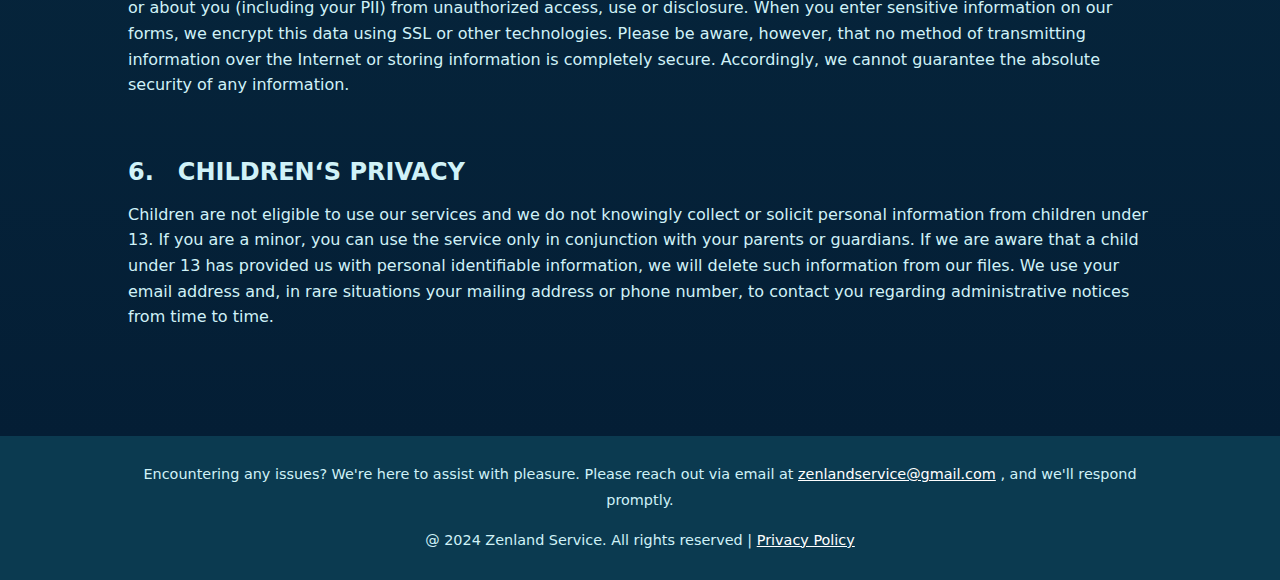
<file: privacypolicy/en.html>
<!DOCTYPE html>
<html lang="en">
<head>
    <meta charset="UTF-8">
    <meta name="viewport" content="width=device-width, initial-scale=1.0">
    <link rel="shortcut icon" href="../img/favicon.ico" type="image/x-icon">
    <link rel="stylesheet" href="../css/reset.css" />
    <link rel="stylesheet" href="../css/style-pri.css" />
    <link rel="preconnect" href="https://fonts.googleapis.com">
    <link rel="preconnect" href="https://fonts.gstatic.com" crossorigin>
    <link href="https://fonts.googleapis.com/css2?family=Roboto:ital,wght@0,100;0,300;0,400;0,500;0,700;0,900;1,100;1,300;1,400;1,500;1,700;1,900&display=swap" rel="stylesheet">
    <!-- <link rel="stylesheet" href="/css/bootstrap.css" /> -->
    <title>ZenLand Privacypolicy</title>
    <style>

    </style>
</head>
<body >
    <!-- TOP -->
    <div class="topbar">
        <div class="container">
            <div class="logoimg">
                <a href="../index.html"><img src="../img/img_zenland_logo.png"></a>
            </div>
        </div>
        
    </div>

    <!-- 第一區 -->
    <div class="section-pri">
        <div class="container-pri">
            <h1>
                Privacy Policy
            </h1>
            <h4>
                Last updated: Jan 2, 2024
            </h4>
            <p>
                This Privacy Policy describes how we, as the operator of the ZenLand mobile application (the "App"), collects information when you visit the Site or use the App (separately and collectively, the "Service" or "We"). It also explains how we use and disclose the information we collect from you, and your rights in relation to that information. By accessing, visiting or using the Service, you expressly consent to our collection, storage, use and disclosure of your information as described in this Privacy Policy. Please note that if you disagree with anything in this Privacy Policy, you must not use the Service.
            </p>

            <h5>
                1.&emsp;REVISIONS TO THIS PRIVACY POLICY
            </h5>
            <p>
                Any information that is collected via our Services is covered by the Privacy Policy in effect at the time such information is collected. We will notify users of changes to this Privacy Policy by posting the amended terms on the Site or Service in advance of the last updated date of the changes. If you do not agree to the changes, you should discontinue your use of the Site or Service before the modified privacy policy takes effect. If you continue using the Site or Service after the modified privacy policy takes effect, you will be bound by the modified privacy policy.
            </p>

            <h5>
                2.&emsp;COLLECTING INFORMATION
            </h5>
            <p>
                Our primary goals in collecting information are to provide and improve our Services, to administer your use of the Services (including your Account, if you are an Account holder), and to enable you to enjoy and easily navigate our Services.
            </p>

            <h5>
                2.1&emsp;Account Information
            </h5>
            <p>
                If you create an Account, we’ll collect certain information that can be used to identify you, such as your email address ("PII"). If you create an Account using your login credentials from one of your Social Networking Sites (the "SNS") Accounts, we’ll be able to access and collect your name and other PII that your privacy settings on the SNS Account permit us to access. If you create an Account through the Services or one of your SNS Accounts, we may also collect your gender, date of birth and other information that is not considered PII because it cannot be used by itself to identify you.
            </p>

            <h5>
                2.2&emsp;Information Collected Using Cookies and other Web Technologies
            </h5>
            <p>
                Like many website owners and operators, we use automated data collection tools such as Cookies and Web Beacons to collect certain information. "Cookies" are small text files that are placed on your device by a web server when you access our Services. We may use both session cookies and persistent cookies to identify that you’ve logged in to the Services and to tell us how and when you interact with our Services. We may also use cookies to monitor aggregate usage and web traffic routing on our Services and to customize and improve our Services. Unlike persistent cookies, session cookies are deleted when you log off from the Services and close your browser. Although most browsers automatically accept cookies, you can change your browser options to stop automatically accepting cookies or to prompt you before accepting cookies. Please note, however, that if you don’t accept cookies, you may not be able to access all portions or features of the Services. Some third-party services providers that we engage (including third-party advertisers) may also place their own cookies on your device. Note that this Privacy Policy covers only our use of cookies and does not include use of cookies by such third parties. "Web Beacons" (also known as Web bugs, pixel tags or clear GIFs) are tiny graphics with a unique identifier that may be included on our Services for several purposes, including to deliver or communicate with Cookies, to track and measure the performance of our Services, to monitor how many visitors view our Services, and to monitor the effectiveness of our advertising. Unlike Cookies, which are stored on the user’s hard drive, Web Beacons are typically embedded invisibly on web pages (or in an e-mail).
            </p>

            <h5>
                2.3&emsp;Information Related to Use of the Services
            </h5>
            <p>
                Our servers automatically record certain information about how a person uses our Services (we refer to this information as "Log Data"), including both Account holders and non-Account holders (either, a "User"). Log Data may include information such as a User’s Internet Protocol (IP) address, browser type, operating system, the web page that a User was visiting before accessing our Services, the pages or features of our Services to which a User browsed and the time spent on those pages or features, search terms, the links on our Services that a User clicked on and other statistics. We use Log Data to administer the Services and we analyze (and may engage third parties to analyze) Log Data to improve, customize and enhance the Services by expanding their features and functionality and tailoring them to our Users’ needs and preferences. We may use a person’s IP address to fight spam, malware and identity theft. We also use the IP Address to generate aggregate, non-identifying information about how our Services are used.
            </p>

            <h5>
                2.4&emsp;Information Sent by Your Mobile Device
            </h5>
            <p>
                We collect certain information that your mobile device sends when you use our Services, like a device identifier, user settings and the operating system of your device, as well as information about your use of our Services.
            </p>

            <h5>
                3.&emsp;SHARING OF DATA
            </h5>
            <p>
                We will not share any PII that we have collected from or regarding you except as described below:
            </p>

            <h5>
                3.1&emsp;Information Shared with Our Services Providers
            </h5>
            <p>
                We may engage third-party services providers to work with us to administer and provide the Services. These third-party services providers have access to your PII only for the purpose of performing services on our behalf. We may also share your PII except with our marketing service providers to help us better market our products and services to you. Our marketing service providers may use your PII only for the purpose of helping us better market our products and services to you and are prohibited from transferring your PII to others.
            </p>

            <h5>
                4.&emsp;YOUR RIGHTS
            </h5>
            <p>
                Our Services may contain links to other websites and services. Any information that you provide on or to a third-party website or service is provided directly to the owner of the website or service and is subject to that party’s privacy policy. Our Privacy Policy does not apply to such websites or services and we’re not responsible for the content, privacy or security practices and policies of those websites or services. To protect your information we recommend that you carefully review the privacy policies of other websites and services that you access.<br><br>
                Interstitial ads or ads that interrupt or block the user experience will clearly indicate that they are an ad, will not manipulate or trick users into tapping into them, and will provide easily accessible and visible close/skip buttons large enough for users to easily dismiss the ad.<br><br>
                If you are aware of changes or inaccuracies in your information, you should inform us of such changes so that our records may be updated or corrected. You may lodge a complaint with a supervisory authority if you consider that our processing of your Personal Data infringes applicable law.<br><br>
                If you are aware of changes or inaccuracies in your information, We retain your Personal Data as long as needed to provide services or products to you, or as required or permitted by applicable laws, such as tax and accounting laws.

            <h5>
                4.1&emsp;Opt-Out
            </h5>
            <p>
                We may periodically send you free newsletters and e-mails that directly promote our Services. When you receive such promotional communications from us, you will have the opportunity to "opt-out". We do need to send you certain communications regarding the Services and you will not be able to opt out of those communications – e.g., communications regarding updates to our Terms of Service or this Privacy Policy or information about billing.
            </p>

            <h5>
                5.&emsp;THE SECURITY OF YOUR INFORMATION
            </h5>
            <p>
                We take reasonable administrative, physical and electronic measures designed to protect the information that we collect from or about you (including your PII) from unauthorized access, use or disclosure. When you enter sensitive information on our forms, we encrypt this data using SSL or other technologies. Please be aware, however, that no method of transmitting information over the Internet or storing information is completely secure. Accordingly, we cannot guarantee the absolute security of any information.
            </p>

            <h5>
                6.&emsp;CHILDREN‘S PRIVACY
            </h5>
            <p>
                Children are not eligible to use our services and we do not knowingly collect or solicit personal information from children under 13. If you are a minor, you can use the service only in conjunction with your parents or guardians. If we are aware that a child under 13 has provided us with personal identifiable information, we will delete such information from our files. We use your email address and, in rare situations your mailing address or phone number, to contact you regarding administrative notices from time to time.
            </p>

        </div>
    </div>


    <!-- 底部 -->
    <footer class="footer-pri">
        <div class="footer-text">
            <p>Encountering any issues? We're here to assist with pleasure. Please reach out via email at <a href="mailto:zenlandservice@gmail.com">zenlandservice@gmail.com</a> , and we'll respond promptly.</p>
            <p>@ 2024 Zenland Service. All rights reserved | <a href="" >Privacy Policy</a></p>
        </div>
    </footer>



</body>
</html>
</file>
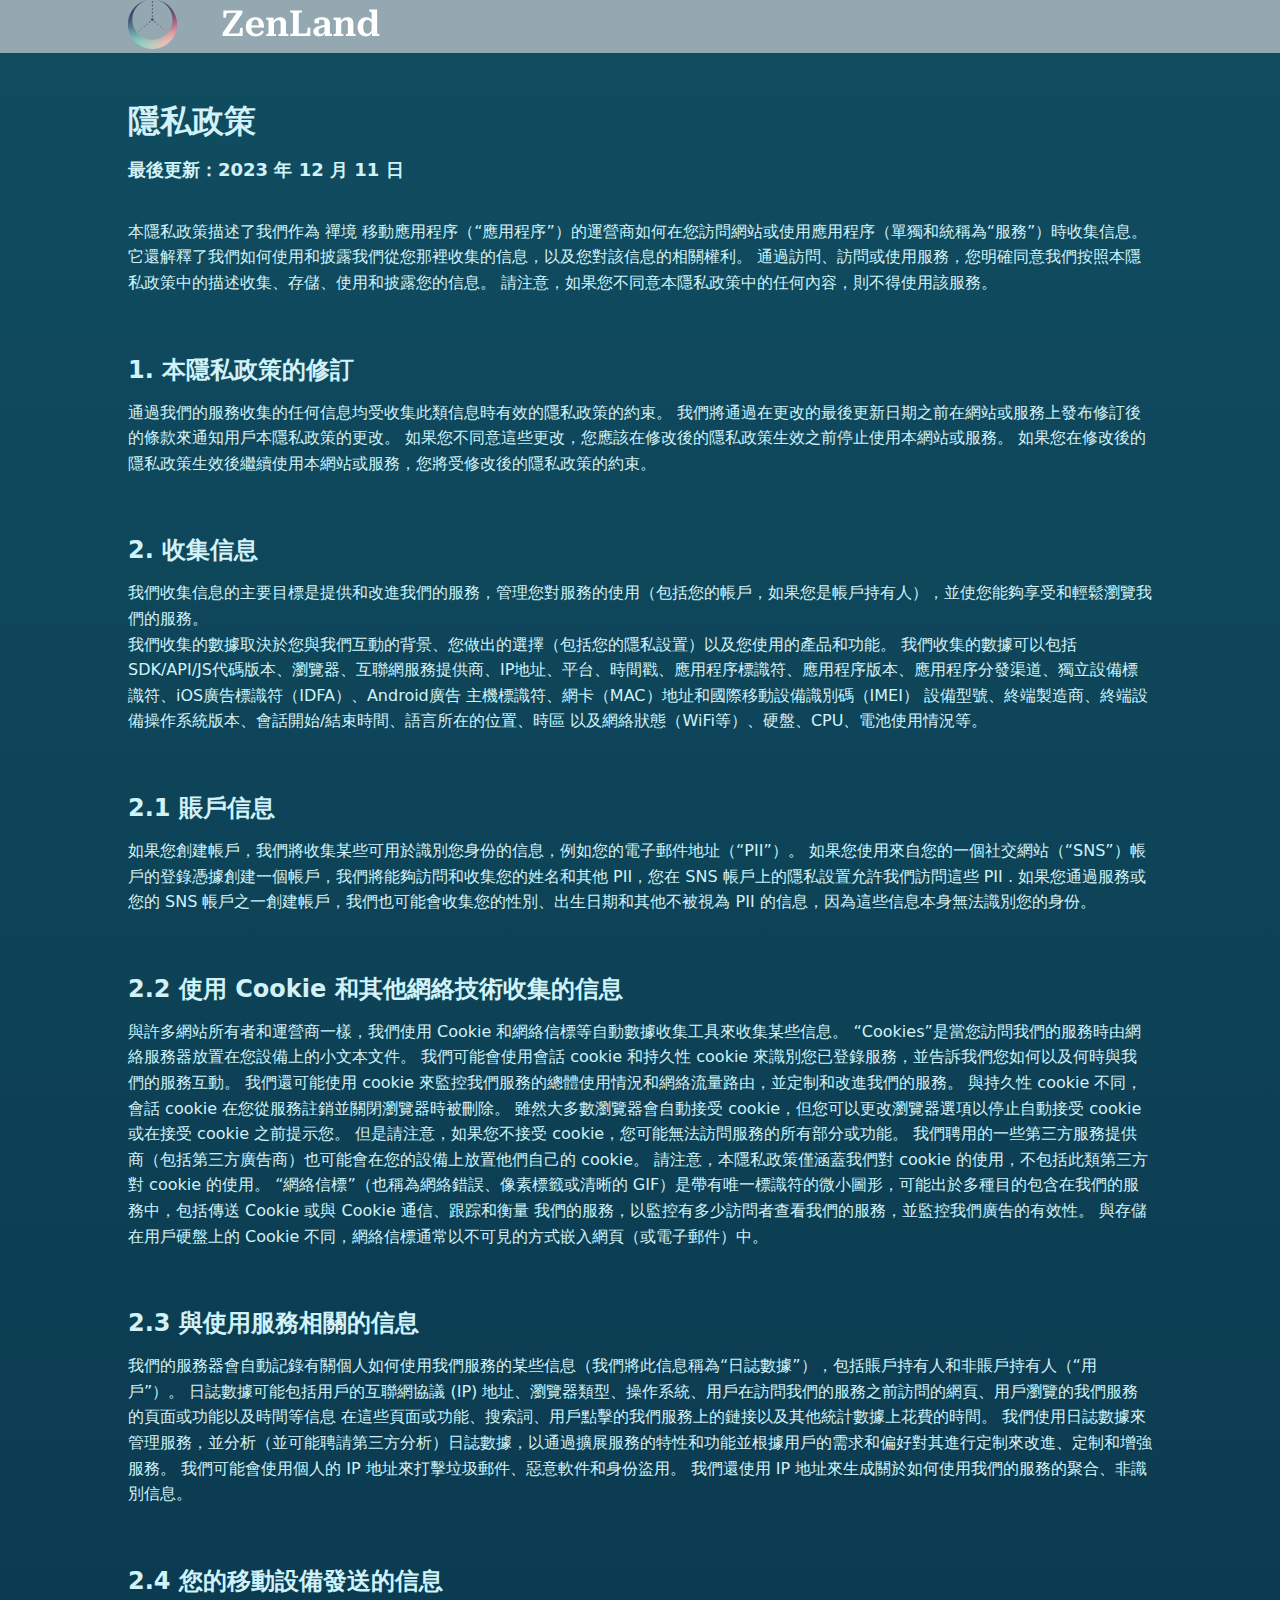
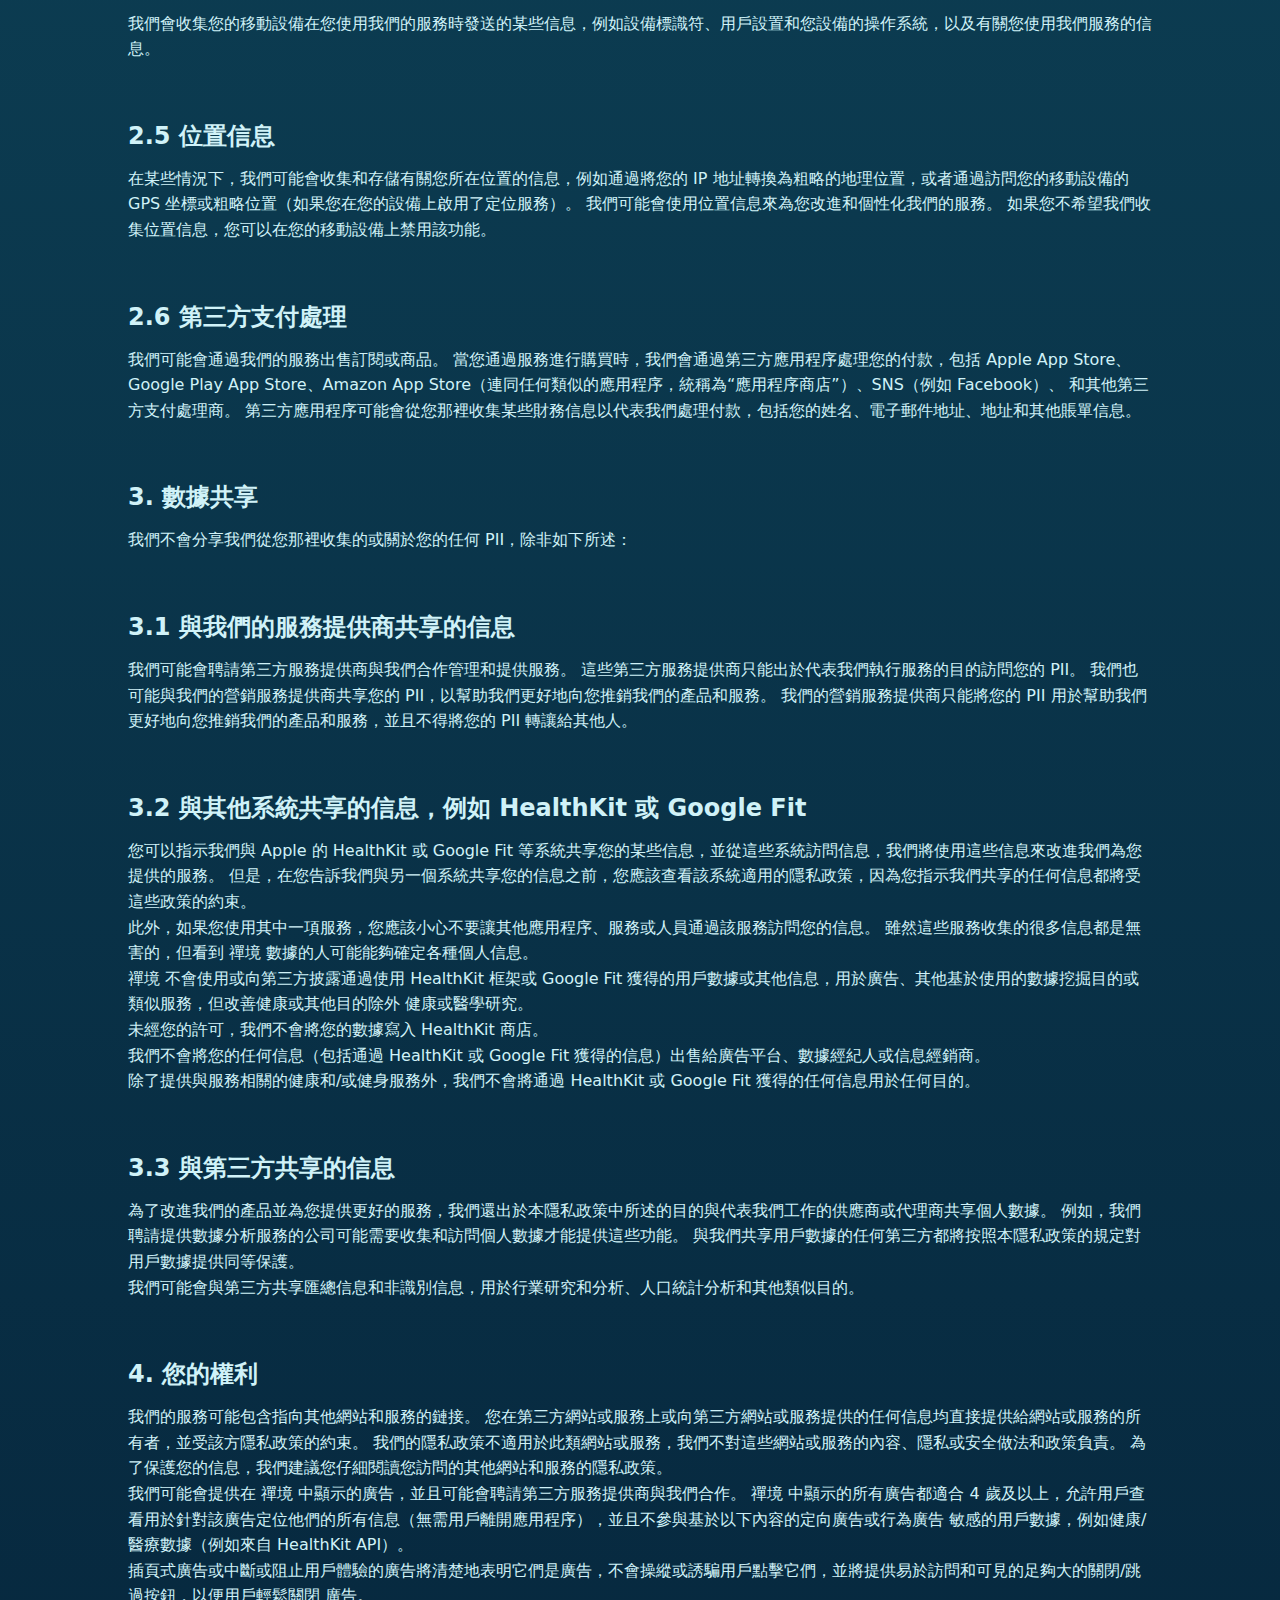
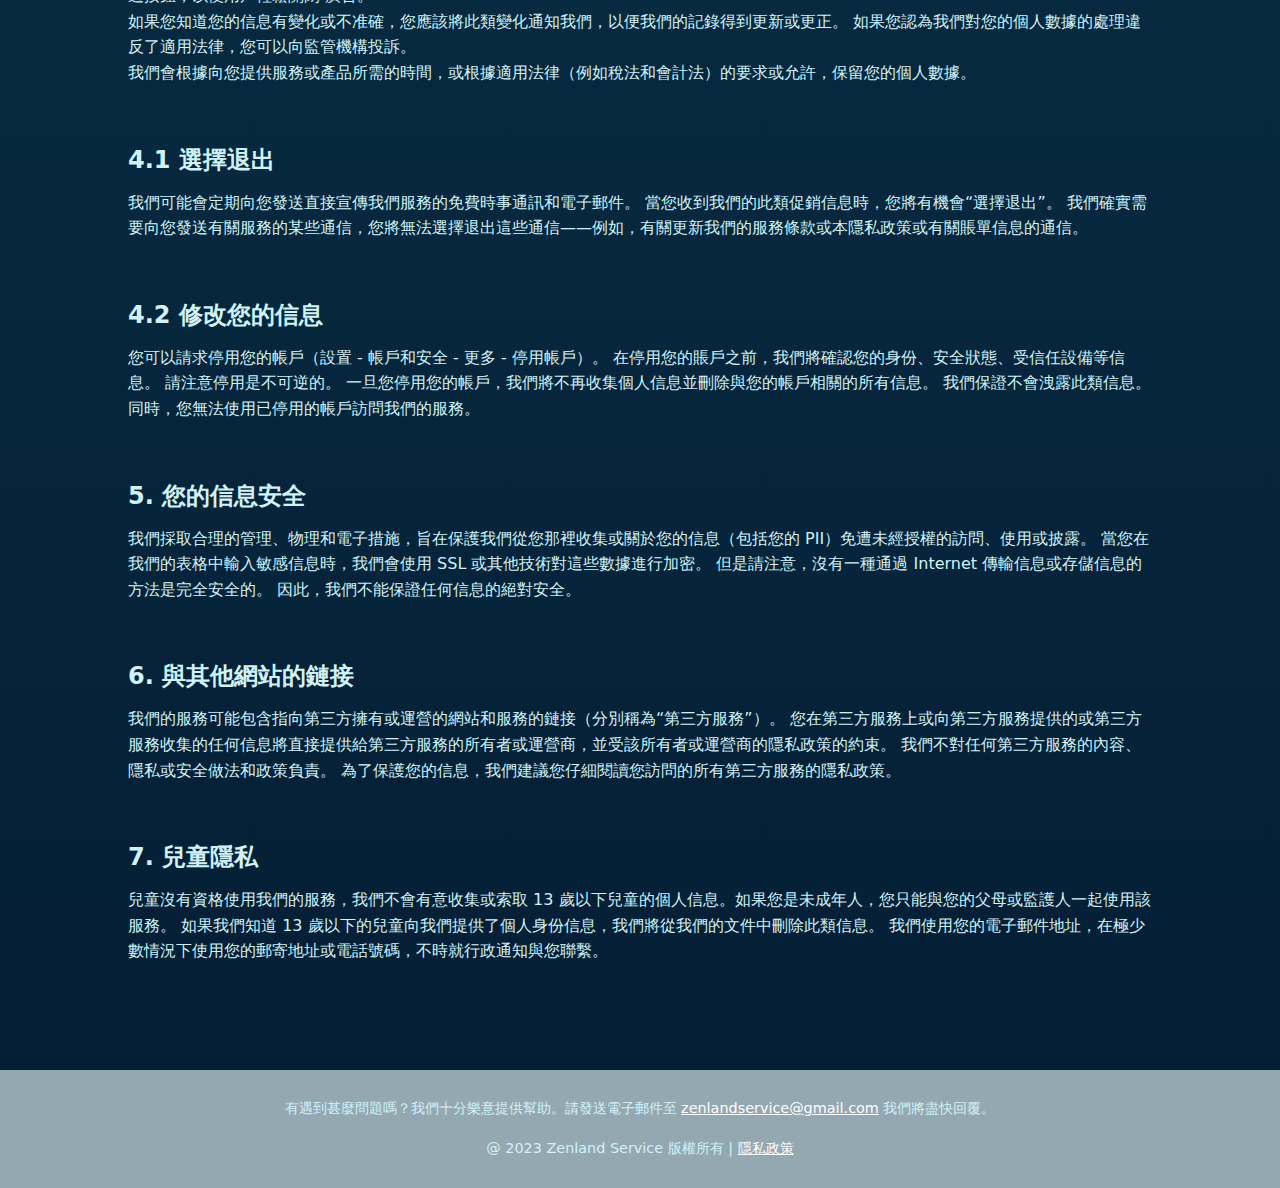
<file: privacypolicy/privacypolicy-ch.html>
<!DOCTYPE html>
<html lang="en">
<head>
    <meta charset="UTF-8">
    <meta name="viewport" content="width=device-width, initial-scale=1.0">
    <link rel="stylesheet" href="../css/reset.css" />
    <link rel="stylesheet" href="../css/style-pri.css" />
    <!-- <link rel="stylesheet" href="/css/bootstrap.css" /> -->
    <title>ZenLand</title>
    <style>

    </style>
</head>
<body >
    <!-- TOP -->
    <div id="topbar">
        <div class="container">
            <div class="logoimg">
                <a href="../index.html"><img src="../img/img_zenland_logo.png"></a>
            </div>
        </div>
        
    </div>

    <!-- 第一區 -->
    <div id="section-pri" class="section-pri">
        <div class="container-pri">
            <h1>
                隱私政策
            </h1>
            <h4>
                最後更新：2023 年 12 月 11 日 
            </h4>
            <p>
                本隱私政策描述了我們作為 禪境 移動應用程序（“應用程序”）的運營商如何在您訪問網站或使用應用程序（單獨和統稱為“服務”）時收集信息。 它還解釋了我們如何使用和披露我們從您那裡收集的信息，以及您對該信息的相關權利。 通過訪問、訪問或使用服務，您明確同意我們按照本隱私政策中的描述收集、存儲、使用和披露您的信息。 請注意，如果您不同意本隱私政策中的任何內容，則不得使用該服務。
            </p>

            <h5>
                1. 本隱私政策的修訂
            </h5>
            <p>
                通過我們的服務收集的任何信息均受收集此類信息時有效的隱私政策的約束。 我們將通過在更改的最後更新日期之前在網站或服務上發布修訂後的條款來通知用戶本隱私政策的更改。 如果您不同意這些更改，您應該在修改後的隱私政策生效之前停止使用本網站或服務。 如果您在修改後的隱私政策生效後繼續使用本網站或服務，您將受修改後的隱私政策的約束。
            </p>

            <h5>
                2. 收集信息
            </h5>
            <p>
                我們收集信息的主要目標是提供和改進我們的服務，管理您對服務的使用（包括您的帳戶，如果您是帳戶持有人），並使您能夠享受和輕鬆瀏覽我們的服務。<br>
                我們收集的數據取決於您與我們互動的背景、您做出的選擇（包括您的隱私設置）以及您使用的產品和功能。 我們收集的數據可以包括SDK/API/JS代碼版本、瀏覽器、互聯網服務提供商、IP地址、平台、時間戳、應用程序標識符、應用程序版本、應用程序分發渠道、獨立設備標識符、iOS廣告標識符（IDFA）、Android廣告 主機標識符、網卡（MAC）地址和國際移動設備識別碼（IMEI） 設備型號、終端製造商、終端設備操作系統版本、會話開始/結束時間、語言所在的位置、時區 以及網絡狀態（WiFi等）、硬盤、CPU、電池使用情況等。
            </p>

            <h5>
                2.1 賬戶信息
            </h5>
            <p>
                如果您創建帳戶，我們將收集某些可用於識別您身份的信息，例如您的電子郵件地址（“PII”）。 如果您使用來自您的一個社交網站（“SNS”）帳戶的登錄憑據創建一個帳戶，我們將能夠訪問和收集您的姓名和其他 PII，您在 SNS 帳戶上的隱私設置允許我們訪問這些 PII . 如果您通過服務或您的 SNS 帳戶之一創建帳戶，我們也可能會收集您的性別、出生日期和其他不被視為 PII 的信息，因為這些信息本身無法識別您的身份。
            </p>

            <h5>
                2.2 使用 Cookie 和其他網絡技術收集的信息
            </h5>
            <p>
                與許多網站所有者和運營商一樣，我們使用 Cookie 和網絡信標等自動數據收集工具來收集某些信息。 “Cookies”是當您訪問我們的服務時由網絡服務器放置在您設備上的小文本文件。 我們可能會使用會話 cookie 和持久性 cookie 來識別您已登錄服務，並告訴我們您如何以及何時與我們的服務互動。 我們還可能使用 cookie 來監控我們服務的總體使用情況和網絡流量路由，並定制和改進我們的服務。 與持久性 cookie 不同，會話 cookie 在您從服務註銷並關閉瀏覽器時被刪除。 雖然大多數瀏覽器會自動接受 cookie，但您可以更改瀏覽器選項以停止自動接受 cookie 或在接受 cookie 之前提示您。 但是請注意，如果您不接受 cookie，您可能無法訪問服務的所有部分或功能。 我們聘用的一些第三方服務提供商（包括第三方廣告商）也可能會在您的設備上放置他們自己的 cookie。 請注意，本隱私政策僅涵蓋我們對 cookie 的使用，不包括此類第三方對 cookie 的使用。 “網絡信標”（也稱為網絡錯誤、像素標籤或清晰的 GIF）是帶有唯一標識符的微小圖形，可能出於多種目的包含在我們的服務中，包括傳送 Cookie 或與 Cookie 通信、跟踪和衡量 我們的服務，以監控有多少訪問者查看我們的服務，並監控我們廣告的有效性。 與存儲在用戶硬盤上的 Cookie 不同，網絡信標通常以不可見的方式嵌入網頁（或電子郵件）中。
            </p>

            <h5>
                2.3 與使用服務相關的信息
            </h5>
            <p>
                我們的服務器會自動記錄有關個人如何使用我們服務的某些信息（我們將此信息稱為“日誌數據”），包括賬戶持有人和非賬戶持有人（“用戶”）。 日誌數據可能包括用戶的互聯網協議 (IP) 地址、瀏覽器類型、操作系統、用戶在訪問我們的服務之前訪問的網頁、用戶瀏覽的我們服務的頁面或功能以及時間等信息 在這些頁面或功能、搜索詞、用戶點擊的我們服務上的鏈接以及其他統計數據上花費的時間。 我們使用日誌數據來管理服務，並分析（並可能聘請第三方分析）日誌數據，以通過擴展服務的特性和功能並根據用戶的需求和偏好對其進行定制來改進、定制和增強服務。 我們可能會使用個人的 IP 地址來打擊垃圾郵件、惡意軟件和身份盜用。 我們還使用 IP 地址來生成關於如何使用我們的服務的聚合、非識別信息。
            </p>

            <h5>
                2.4 您的移動設備發送的信息
            </h5>
            <p>
                我們會收集您的移動設備在您使用我們的服務時發送的某些信息，例如設備標識符、用戶設置和您設備的操作系統，以及有關您使用我們服務的信息。
            </p>

            <h5>
                2.5 位置信息
            </h5>
            <p>
                在某些情況下，我們可能會收集和存儲有關您所在位置的信息，例如通過將您的 IP 地址轉換為粗略的地理位置，或者通過訪問您的移動設備的 GPS 坐標或粗略位置（如果您在您的設備上啟用了定位服務）。 我們可能會使用位置信息來為您改進和個性化我們的服務。 如果您不希望我們收集位置信息，您可以在您的移動設備上禁用該功能。
            </p>

            <h5>
                2.6 第三方支付處理
            </h5>
            <p>
                我們可能會通過我們的服務出售訂閱或商品。 當您通過服務進行購買時，我們會通過第三方應用程序處理您的付款，包括 Apple App Store、Google Play App Store、Amazon App Store（連同任何類似的應用程序，統稱為“應用程序商店”）、SNS（例如 Facebook）、 和其他第三方支付處理商。 第三方應用程序可能會從您那裡收集某些財務信息以代表我們處理付款，包括您的姓名、電子郵件地址、地址和其他賬單信息。
            </p>

            <h5>
                3. 數據共享
            </h5>
            <p>
                我們不會分享我們從您那裡收集的或關於您的任何 PII，除非如下所述：
            </p>

            <h5>
                3.1 與我們的服務提供商共享的信息
            </h5>
            <p>
                我們可能會聘請第三方服務提供商與我們合作管理和提供服務。 這些第三方服務提供商只能出於代表我們執行服務的目的訪問您的 PII。 我們也可能與我們的營銷服務提供商共享您的 PII，以幫助我們更好地向您推銷我們的產品和服務。 我們的營銷服務提供商只能將您的 PII 用於幫助我們更好地向您推銷我們的產品和服務，並且不得將您的 PII 轉讓給其他人。
            </p>

            <h5>
                3.2 與其他系統共享的信息，例如 HealthKit 或 Google Fit
            </h5>
            <p>
                您可以指示我們與 Apple 的 HealthKit 或 Google Fit 等系統共享您的某些信息，並從這些系統訪問信息，我們將使用這些信息來改進我們為您提供的服務。 但是，在您告訴我們與另一個系統共享您的信息之前，您應該查看該系統適用的隱私政策，因為您指示我們共享的任何信息都將受這些政策的約束。<br>
                此外，如果您使用其中一項服務，您應該小心不要讓其他應用程序、服務或人員通過該服務訪問您的信息。 雖然這些服務收集的很多信息都是無害的，但看到 禪境 數據的人可能能夠確定各種個人信息。<br>
                禪境 不會使用或向第三方披露通過使用 HealthKit 框架或 Google Fit 獲得的用戶數據或其他信息，用於廣告、其他基於使用的數據挖掘目的或類似服務，但改善健康或其他目的除外 健康或醫學研究。<br>
                未經您的許可，我們不會將您的數據寫入 HealthKit 商店。<br>
                我們不會將您的任何信息（包括通過 HealthKit 或 Google Fit 獲得的信息）出售給廣告平台、數據經紀人或信息經銷商。<br>
                除了提供與服務相關的健康和/或健身服務外，我們不會將通過 HealthKit 或 Google Fit 獲得的任何信息用於任何目的。
            </p>

            <h5>
                3.3 與第三方共享的信息
            </h5>
            <p>
                為了改進我們的產品並為您提供更好的服務，我們還出於本隱私政策中所述的目的與代表我們工作的供應商或代理商共享個人數據。 例如，我們聘請提供數據分析服務的公司可能需要收集和訪問個人數據才能提供這些功能。 與我們共享用戶數據的任何第三方都將按照本隱私政策的規定對用戶數據提供同等保護。<br>
                我們可能會與第三方共享匯總信息和非識別信息，用於行業研究和分析、人口統計分析和其他類似目的。
            </p>

            <h5>
                4. 您的權利
            </h5>
            <p>
                我們的服務可能包含指向其他網站和服務的鏈接。 您在第三方網站或服務上或向第三方網站或服務提供的任何信息均直接提供給網站或服務的所有者，並受該方隱私政策的約束。 我們的隱私政策不適用於此類網站或服務，我們不對這些網站或服務的內容、隱私或安全做法和政策負責。 為了保護您的信息，我們建議您仔細閱讀您訪問的其他網站和服務的隱私政策。<br>
                我們可能會提供在 禪境 中顯示的廣告，並且可能會聘請第三方服務提供商與我們合作。 禪境 中顯示的所有廣告都適合 4 歲及以上，允許用戶查看用於針對該廣告定位他們的所有信息（無需用戶離開應用程序），並且不參與基於以下內容的定向廣告或行為廣告 敏感的用戶數據，例如健康/醫療數據（例如來自 HealthKit API）。<br>
                插頁式廣告或中斷或阻止用戶體驗的廣告將清楚地表明它們是廣告，不會操縱或誘騙用戶點擊它們，並將提供易於訪問和可見的足夠大的關閉/跳過按鈕，以便用戶輕鬆關閉 廣告。<br>
                如果您知道您的信息有變化或不准確，您應該將此類變化通知我們，以便我們的記錄得到更新或更正。 如果您認為我們對您的個人數據的處理違反了適用法律，您可以向監管機構投訴。<br>
                我們會根據向您提供服務或產品所需的時間，或根據適用法律（例如稅法和會計法）的要求或允許，保留您的個人數據。
            </p>

            <h5>
                4.1 選擇退出
            </h5>
            <p>
                我們可能會定期向您發送直接宣傳我們服務的免費時事通訊和電子郵件。 當您收到我們的此類促銷信息時，您將有機會“選擇退出”。 我們確實需要向您發送有關服務的某些通信，您將無法選擇退出這些通信——例如，有關更新我們的服務條款或本隱私政策或有關賬單信息的通信。
            </p>

            <h5>
                4.2 修改您的信息
            </h5>
            <p>
                您可以請求停用您的帳戶（設置 - 帳戶和安全 - 更多 - 停用帳戶）。 在停用您的賬戶之前，我們將確認您的身份、安全狀態、受信任設備等信息。 請注意停用是不可逆的。 一旦您停用您的帳戶，我們將不再收集個人信息並刪除與您的帳戶相關的所有信息。 我們保證不會洩露此類信息。 同時，您無法使用已停用的帳戶訪問我們的服務。
            </p>

            <h5>
                5. 您的信息安全
            </h5>
            <p>
                我們採取合理的管理、物理和電子措施，旨在保護我們從您那裡收集或關於您的信息（包括您的 PII）免遭未經授權的訪問、使用或披露。 當您在我們的表格中輸入敏感信息時，我們會使用 SSL 或其他技術對這些數據進行加密。 但是請注意，沒有一種通過 Internet 傳輸信息或存儲信息的方法是完全安全的。 因此，我們不能保證任何信息的絕對安全。
            </p>

            <h5>
                6. 與其他網站的鏈接
            </h5>
            <p>
                我們的服務可能包含指向第三方擁有或運營的網站和服務的鏈接（分別稱為“第三方服務”）。 您在第三方服務上或向第三方服務提供的或第三方服務收集的任何信息將直接提供給第三方服務的所有者或運營商，並受該所有者或運營商的隱私政策的約束。 我們不對任何第三方服務的內容、隱私或安全做法和政策負責。 為了保護您的信息，我們建議您仔細閱讀您訪問的所有第三方服務的隱私政策。
            </p>

            <h5>
                7. 兒童隱私
            </h5>
            <p>兒童沒有資格使用我們的服務，我們不會有意收集或索取 13 歲以下兒童的個人信息。如果您是未成年人，您只能與您的父母或監護人一起使用該服務。 如果我們知道 13 歲以下的兒童向我們提供了個人身份信息，我們將從我們的文件中刪除此類信息。 我們使用您的電子郵件地址，在極少數情況下使用您的郵寄地址或電話號碼，不時就行政通知與您聯繫。</p>

        </div>
    </div>


    <!-- 底部 -->
    <footer id="footer-pri">
        <div class="footer-text">
            <p>有遇到甚麼問題嗎？我們十分樂意提供幫助。請發送電子郵件至 <a href="mailto:zenlandservice@gmail.com">zenlandservice@gmail.com</a> 我們將盡快回覆。</p>
            <p>@ 2023 Zenland Service 版權所有 | <a href="./privacypolicy-ch.html" >隱私政策</a></p>
        </div>
    </footer>

</body>
</html>
</file>
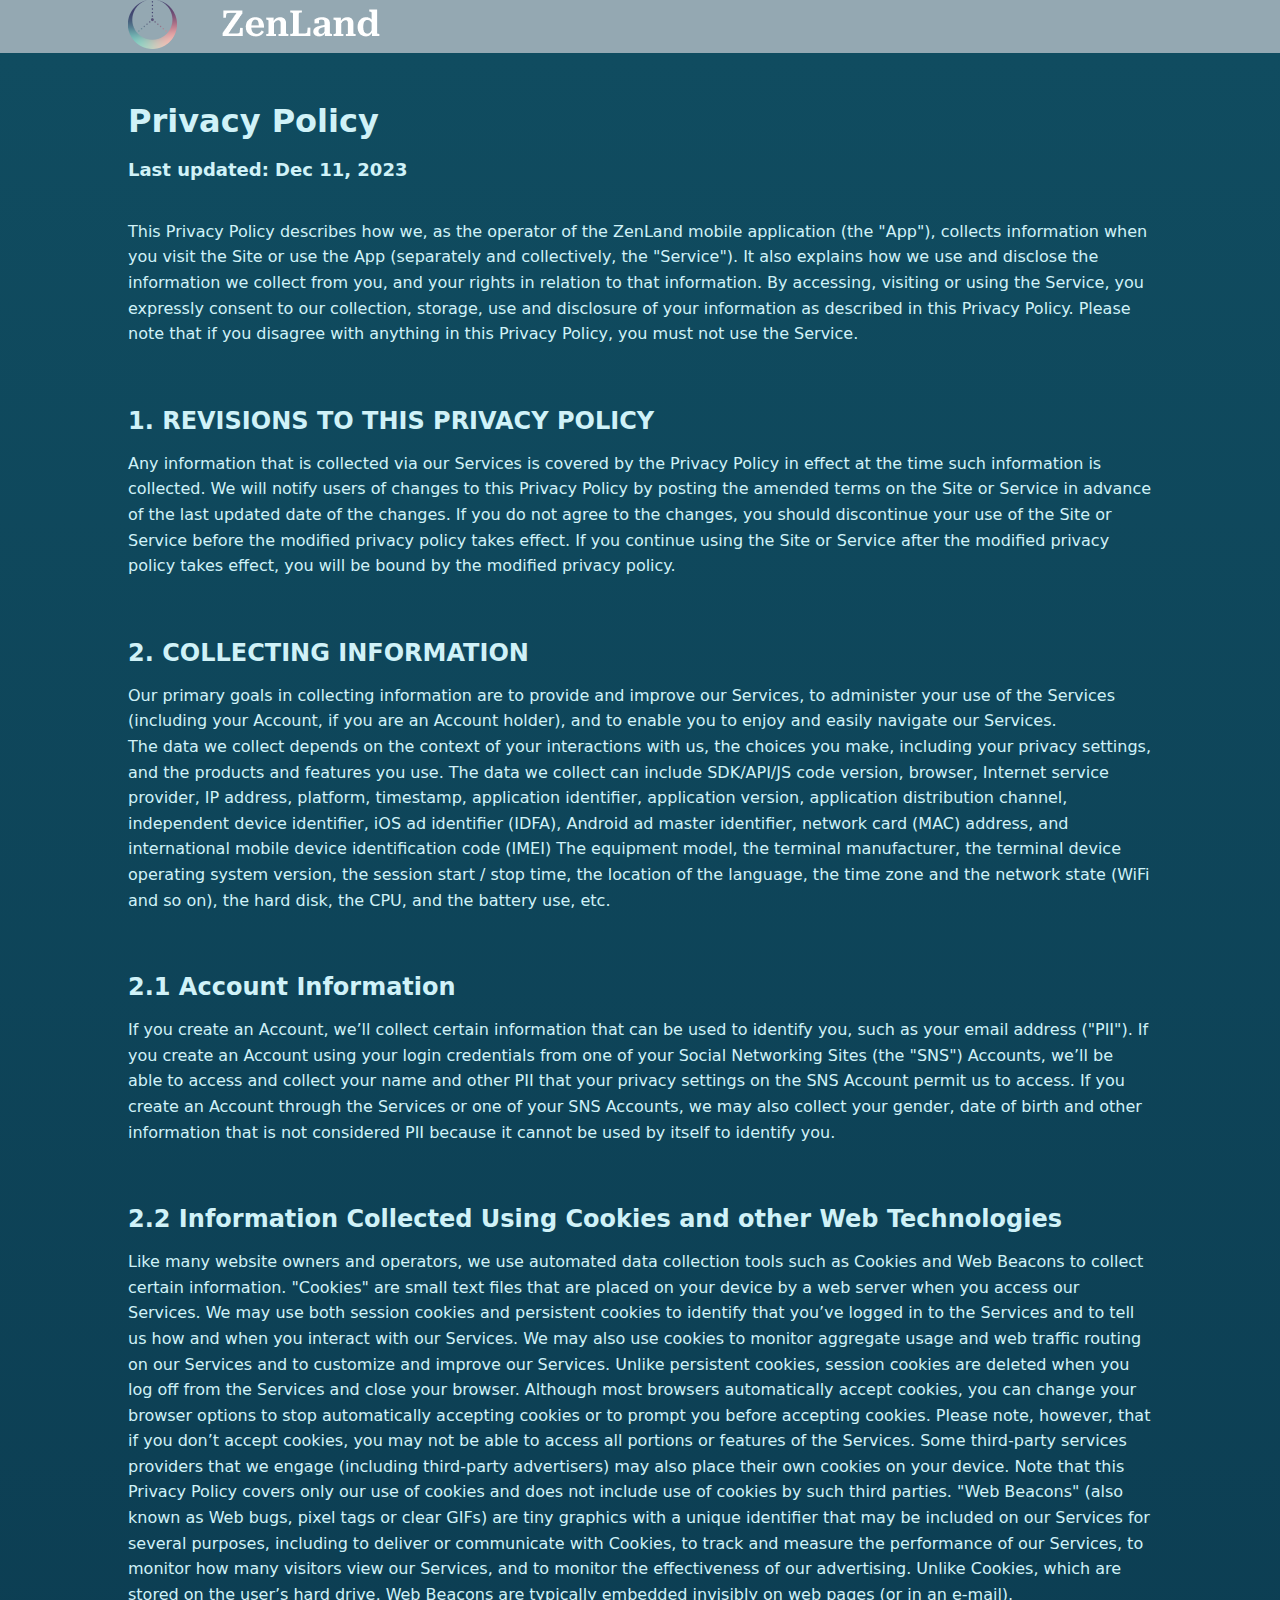
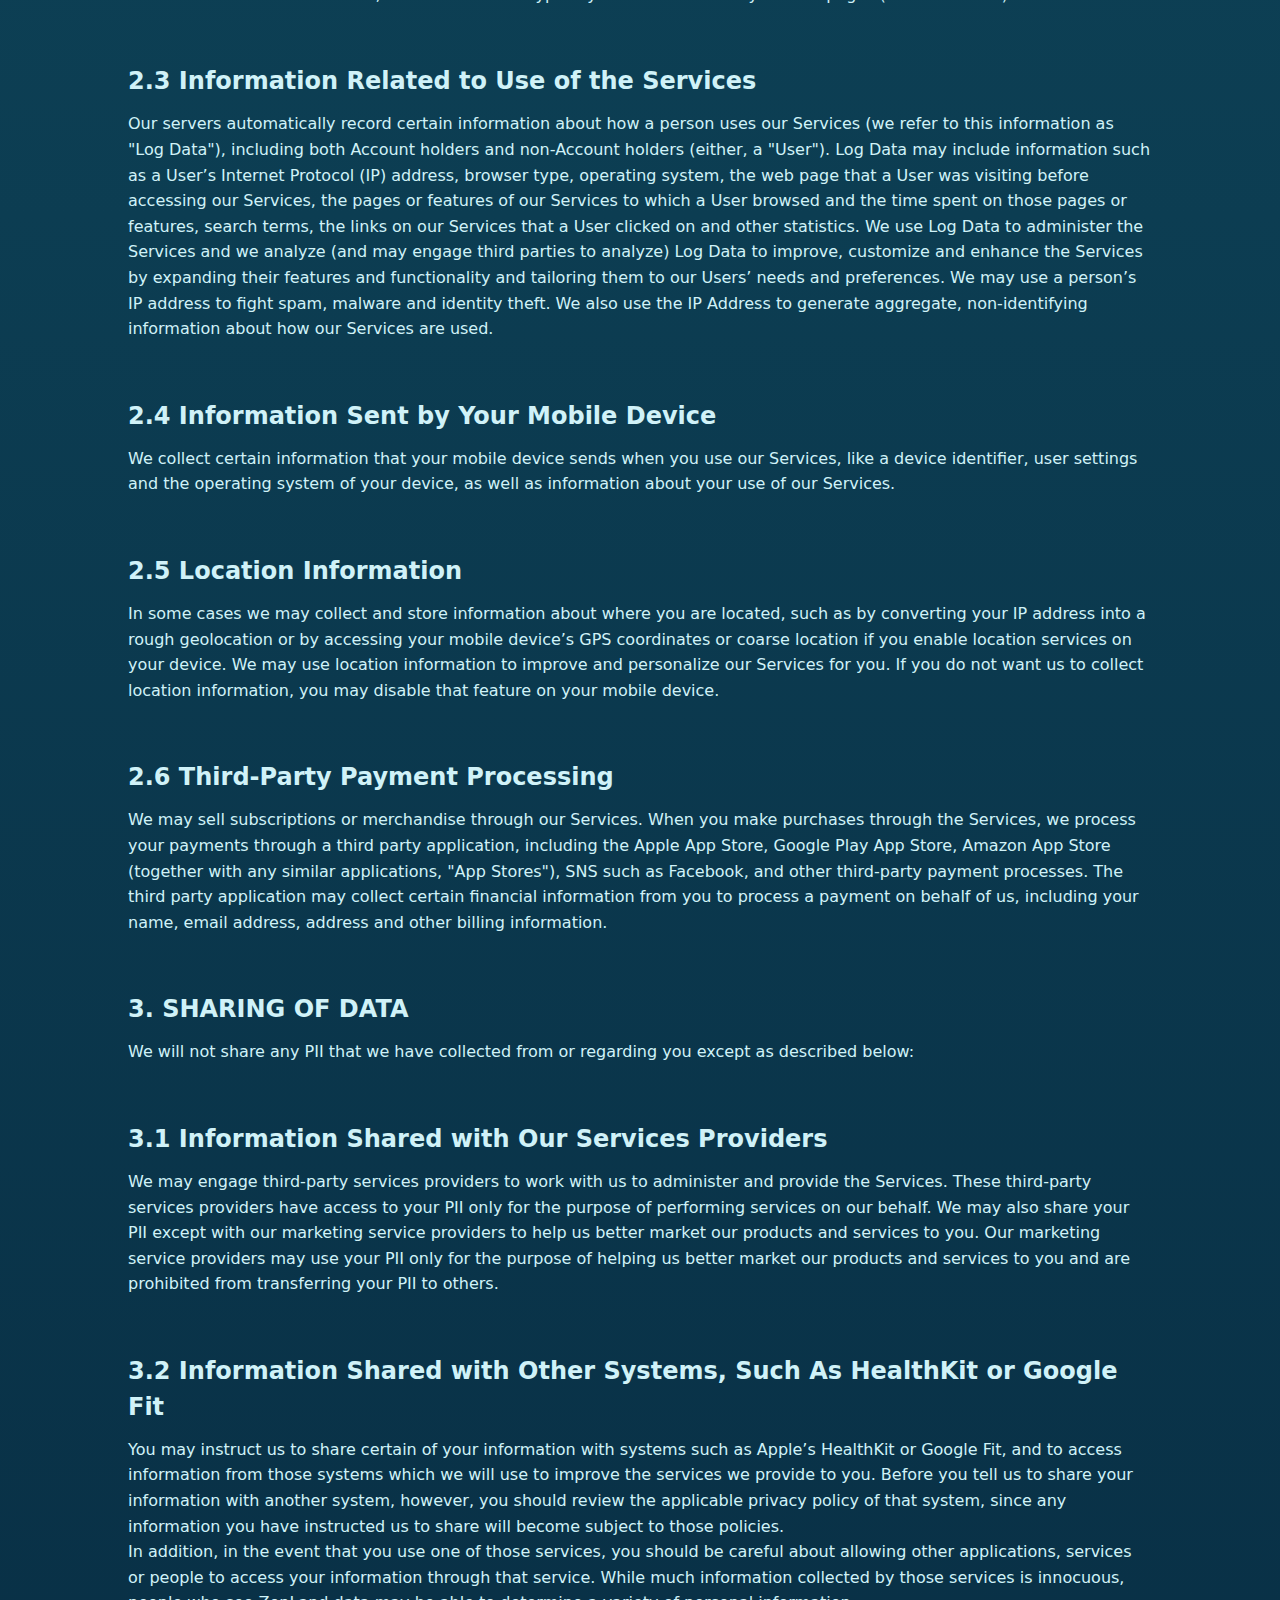
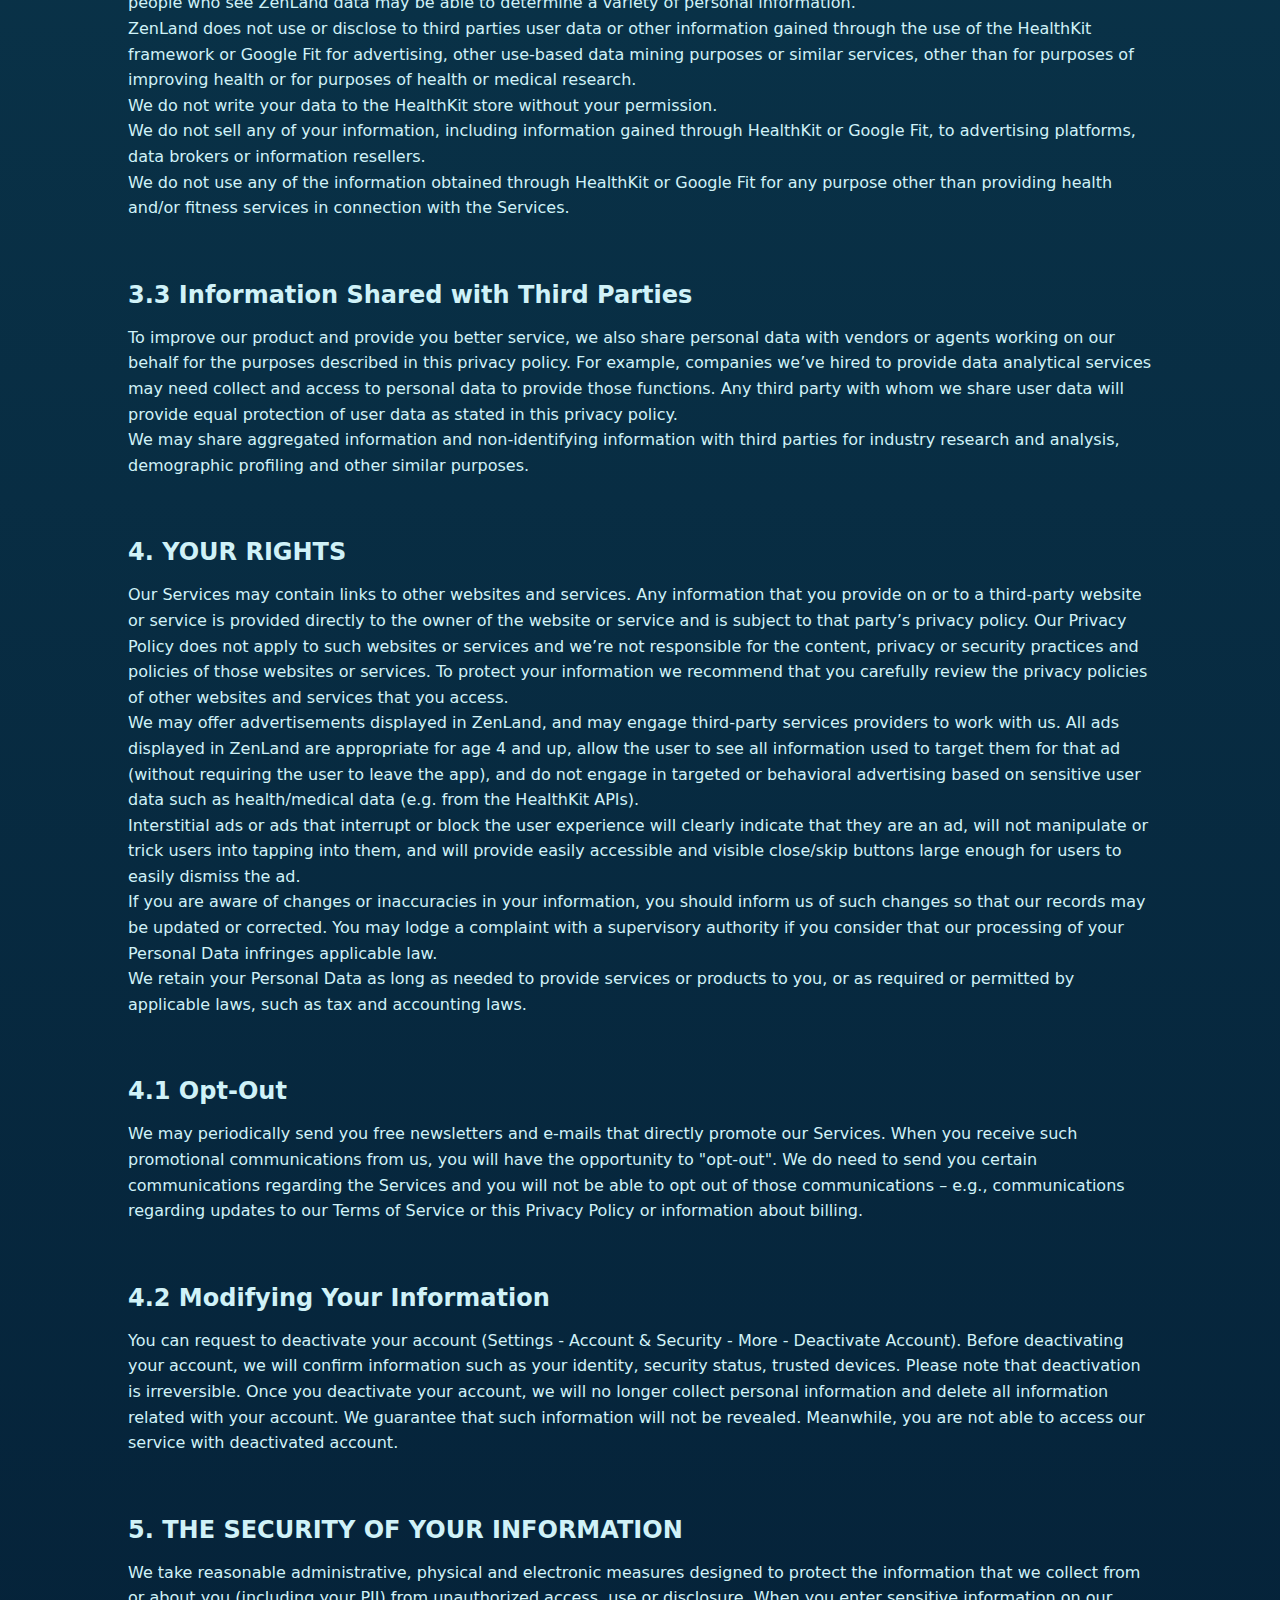
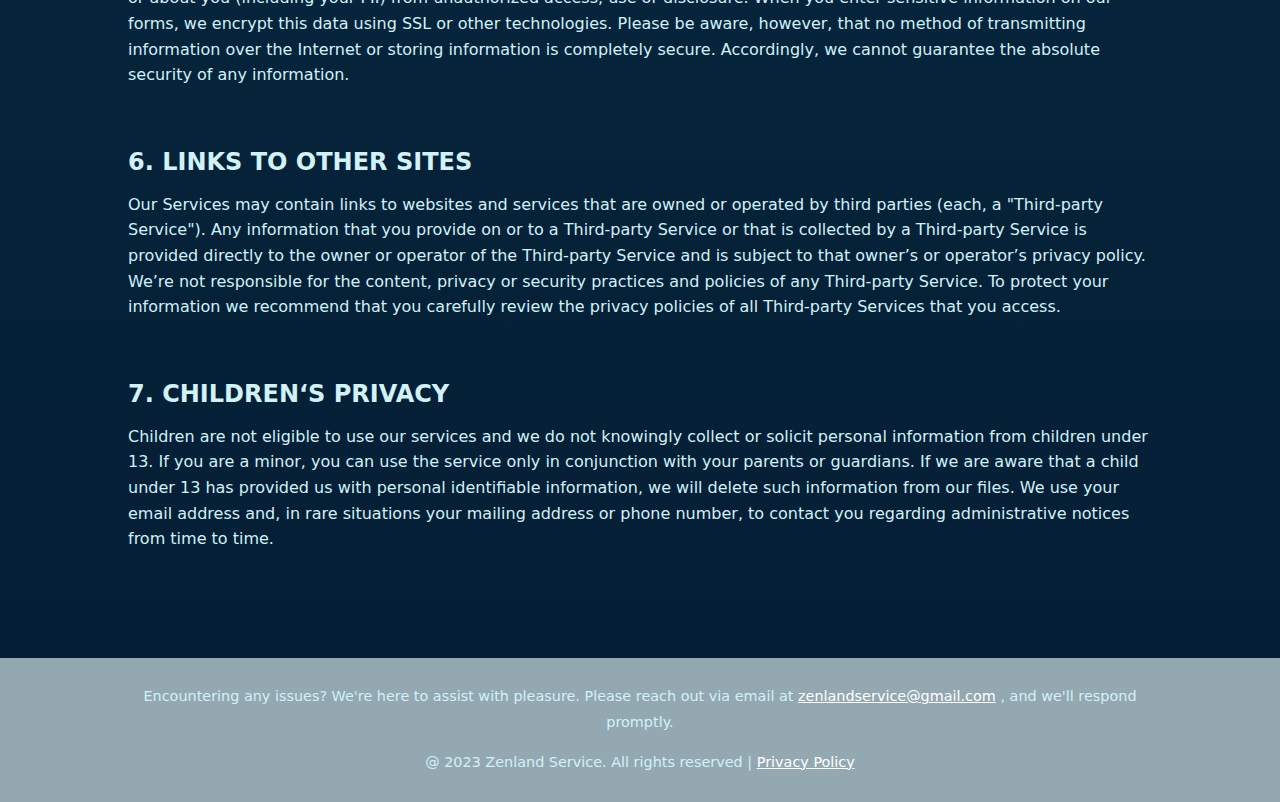
<file: privacypolicy/privacypolicy-en.html>
<!DOCTYPE html>
<html lang="en">
<head>
    <meta charset="UTF-8">
    <meta name="viewport" content="width=device-width, initial-scale=1.0">
    <link rel="stylesheet" href="../css/reset.css" />
    <link rel="stylesheet" href="../css/style-pri.css" />
    <!-- <link rel="stylesheet" href="/css/bootstrap.css" /> -->
    <title>ZenLand</title>
    <style>

    </style>
</head>
<body >
    <!-- TOP -->
    <div id="topbar">
        <div class="container">
            <div class="logoimg">
                <a href="../index-en.html"><img src="../img/img_zenland_logo.png"></a>
            </div>
        </div>
        
    </div>

    <!-- 第一區 -->
    <div id="section-pri" class="section-pri">
        <div class="container-pri">
            <h1>
                Privacy Policy
            </h1>
            <h4>
                Last updated: Dec 11, 2023
            </h4>
            <p>
                This Privacy Policy describes how we, as the operator of the ZenLand mobile application (the "App"), collects information when you visit the Site or use the App (separately and collectively, the "Service"). It also explains how we use and disclose the information we collect from you, and your rights in relation to that information. By accessing, visiting or using the Service, you expressly consent to our collection, storage, use and disclosure of your information as described in this Privacy Policy. Please note that if you disagree with anything in this Privacy Policy, you must not use the Service. 
            </p>

            <h5>
                1. REVISIONS TO THIS PRIVACY POLICY
            </h5>
            <p>
                Any information that is collected via our Services is covered by the Privacy Policy in effect at the time such information is collected. We will notify users of changes to this Privacy Policy by posting the amended terms on the Site or Service in advance of the last updated date of the changes. If you do not agree to the changes, you should discontinue your use of the Site or Service before the modified privacy policy takes effect. If you continue using the Site or Service after the modified privacy policy takes effect, you will be bound by the modified privacy policy.
            </p>

            <h5>
                2. COLLECTING INFORMATION
            </h5>
            <p>
                Our primary goals in collecting information are to provide and improve our Services, to administer your use of the Services (including your Account, if you are an Account holder), and to enable you to enjoy and easily navigate our Services.<br>
                The data we collect depends on the context of your interactions with us, the choices you make, including your privacy settings, and the products and features you use. The data we collect can include SDK/API/JS code version, browser, Internet service provider, IP address, platform, timestamp, application identifier, application version, application distribution channel, independent device identifier, iOS ad identifier (IDFA), Android ad master identifier, network card (MAC) address, and international mobile device identification code (IMEI) The equipment model, the terminal manufacturer, the terminal device operating system version, the session start / stop time, the location of the language, the time zone and the network state (WiFi and so on), the hard disk, the CPU, and the battery use, etc.
            </p>

            <h5>
                2.1 Account Information
            </h5>
            <p>
                If you create an Account, we’ll collect certain information that can be used to identify you, such as your email address ("PII"). If you create an Account using your login credentials from one of your Social Networking Sites (the "SNS") Accounts, we’ll be able to access and collect your name and other PII that your privacy settings on the SNS Account permit us to access. If you create an Account through the Services or one of your SNS Accounts, we may also collect your gender, date of birth and other information that is not considered PII because it cannot be used by itself to identify you.
            </p>

            <h5>
                2.2 Information Collected Using Cookies and other Web Technologies
            </h5>
            <p>
                Like many website owners and operators, we use automated data collection tools such as Cookies and Web Beacons to collect certain information. "Cookies" are small text files that are placed on your device by a web server when you access our Services. We may use both session cookies and persistent cookies to identify that you’ve logged in to the Services and to tell us how and when you interact with our Services. We may also use cookies to monitor aggregate usage and web traffic routing on our Services and to customize and improve our Services. Unlike persistent cookies, session cookies are deleted when you log off from the Services and close your browser. Although most browsers automatically accept cookies, you can change your browser options to stop automatically accepting cookies or to prompt you before accepting cookies. Please note, however, that if you don’t accept cookies, you may not be able to access all portions or features of the Services. Some third-party services providers that we engage (including third-party advertisers) may also place their own cookies on your device. Note that this Privacy Policy covers only our use of cookies and does not include use of cookies by such third parties. "Web Beacons" (also known as Web bugs, pixel tags or clear GIFs) are tiny graphics with a unique identifier that may be included on our Services for several purposes, including to deliver or communicate with Cookies, to track and measure the performance of our Services, to monitor how many visitors view our Services, and to monitor the effectiveness of our advertising. Unlike Cookies, which are stored on the user’s hard drive, Web Beacons are typically embedded invisibly on web pages (or in an e-mail).
            </p>

            <h5>
                2.3 Information Related to Use of the Services
            </h5>
            <p>
                Our servers automatically record certain information about how a person uses our Services (we refer to this information as "Log Data"), including both Account holders and non-Account holders (either, a "User"). Log Data may include information such as a User’s Internet Protocol (IP) address, browser type, operating system, the web page that a User was visiting before accessing our Services, the pages or features of our Services to which a User browsed and the time spent on those pages or features, search terms, the links on our Services that a User clicked on and other statistics. We use Log Data to administer the Services and we analyze (and may engage third parties to analyze) Log Data to improve, customize and enhance the Services by expanding their features and functionality and tailoring them to our Users’ needs and preferences. We may use a person’s IP address to fight spam, malware and identity theft. We also use the IP Address to generate aggregate, non-identifying information about how our Services are used.
            </p>

            <h5>
                2.4 Information Sent by Your Mobile Device
            </h5>
            <p>
                We collect certain information that your mobile device sends when you use our Services, like a device identifier, user settings and the operating system of your device, as well as information about your use of our Services.
            </p>

            <h5>
                2.5 Location Information
            </h5>
            <p>
                In some cases we may collect and store information about where you are located, such as by converting your IP address into a rough geolocation or by accessing your mobile device’s GPS coordinates or coarse location if you enable location services on your device. We may use location information to improve and personalize our Services for you. If you do not want us to collect location information, you may disable that feature on your mobile device.
            </p>

            <h5>
                2.6 Third-Party Payment Processing
            </h5>
            <p>
                We may sell subscriptions or merchandise through our Services. When you make purchases through the Services, we process your payments through a third party application, including the Apple App Store, Google Play App Store, Amazon App Store (together with any similar applications, "App Stores"), SNS such as Facebook, and other third-party payment processes. The third party application may collect certain financial information from you to process a payment on behalf of us, including your name, email address, address and other billing information.
            </p>

            <h5>
                3. SHARING OF DATA
            </h5>
            <p>
                We will not share any PII that we have collected from or regarding you except as described below:
            </p>

            <h5>
                3.1 Information Shared with Our Services Providers
            </h5>
            <p>
                We may engage third-party services providers to work with us to administer and provide the Services. These third-party services providers have access to your PII only for the purpose of performing services on our behalf. We may also share your PII except with our marketing service providers to help us better market our products and services to you. Our marketing service providers may use your PII only for the purpose of helping us better market our products and services to you and are prohibited from transferring your PII to others.
            </p>

            <h5>
                3.2 Information Shared with Other Systems, Such As HealthKit or Google Fit
            </h5>
            <p>
                You may instruct us to share certain of your information with systems such as Apple’s HealthKit or Google Fit, and to access information from those systems which we will use to improve the services we provide to you. Before you tell us to share your information with another system, however, you should review the applicable privacy policy of that system, since any information you have instructed us to share will become subject to those policies.<br>
                In addition, in the event that you use one of those services, you should be careful about allowing other applications, services or people to access your information through that service. While much information collected by those services is innocuous, people who see ZenLand data may be able to determine a variety of personal information.<br>
                ZenLand does not use or disclose to third parties user data or other information gained through the use of the HealthKit framework or Google Fit for advertising, other use-based data mining purposes or similar services, other than for purposes of improving health or for purposes of health or medical research.<br>
                We do not write your data to the HealthKit store without your permission.<br>
                We do not sell any of your information, including information gained through HealthKit or Google Fit, to advertising platforms, data brokers or information resellers.<br>
                We do not use any of the information obtained through HealthKit or Google Fit for any purpose other than providing health and/or fitness services in connection with the Services.
            </p>

            <h5>
                3.3 Information Shared with Third Parties
            </h5>
            <p>
                To improve our product and provide you better service, we also share personal data with vendors or agents working on our behalf for the purposes described in this privacy policy. For example, companies we’ve hired to provide data analytical services may need collect and access to personal data to provide those functions. Any third party with whom we share user data will provide equal protection of user data as stated in this privacy policy.<br>
                We may share aggregated information and non-identifying information with third parties for industry research and analysis, demographic profiling and other similar purposes.
            </p>

            <h5>
                4. YOUR RIGHTS
            </h5>
            <p>
                Our Services may contain links to other websites and services. Any information that you provide on or to a third-party website or service is provided directly to the owner of the website or service and is subject to that party’s privacy policy. Our Privacy Policy does not apply to such websites or services and we’re not responsible for the content, privacy or security practices and policies of those websites or services. To protect your information we recommend that you carefully review the privacy policies of other websites and services that you access.<br>
                We may offer advertisements displayed in ZenLand, and may engage third-party services providers to work with us. All ads displayed in ZenLand are appropriate for age 4 and up, allow the user to see all information used to target them for that ad (without requiring the user to leave the app), and do not engage in targeted or behavioral advertising based on sensitive user data such as health/medical data (e.g. from the HealthKit APIs).<br>
                Interstitial ads or ads that interrupt or block the user experience will clearly indicate that they are an ad, will not manipulate or trick users into tapping into them, and will provide easily accessible and visible close/skip buttons large enough for users to easily dismiss the ad.<br>
                If you are aware of changes or inaccuracies in your information, you should inform us of such changes so that our records may be updated or corrected. You may lodge a complaint with a supervisory authority if you consider that our processing of your Personal Data infringes applicable law.<br>
                We retain your Personal Data as long as needed to provide services or products to you, or as required or permitted by applicable laws, such as tax and accounting laws.
            </p>

            <h5>
                4.1 Opt-Out
            </h5>
            <p>
                We may periodically send you free newsletters and e-mails that directly promote our Services. When you receive such promotional communications from us, you will have the opportunity to "opt-out". We do need to send you certain communications regarding the Services and you will not be able to opt out of those communications – e.g., communications regarding updates to our Terms of Service or this Privacy Policy or information about billing.
            </p>

            <h5>
                4.2 Modifying Your Information
            </h5>
            <p>
                You can request to deactivate your account (Settings - Account & Security - More - Deactivate Account). Before deactivating your account, we will confirm information such as your identity, security status, trusted devices. Please note that deactivation is irreversible. Once you deactivate your account, we will no longer collect personal information and delete all information related with your account. We guarantee that such information will not be revealed. Meanwhile, you are not able to access our service with deactivated account.
            </p>

            <h5>
                5. THE SECURITY OF YOUR INFORMATION
            </h5>
            <p>
                We take reasonable administrative, physical and electronic measures designed to protect the information that we collect from or about you (including your PII) from unauthorized access, use or disclosure. When you enter sensitive information on our forms, we encrypt this data using SSL or other technologies. Please be aware, however, that no method of transmitting information over the Internet or storing information is completely secure. Accordingly, we cannot guarantee the absolute security of any information.
            </p>

            <h5>
                6. LINKS TO OTHER SITES
            </h5>
            <p>
                Our Services may contain links to websites and services that are owned or operated by third parties (each, a "Third-party Service"). Any information that you provide on or to a Third-party Service or that is collected by a Third-party Service is provided directly to the owner or operator of the Third-party Service and is subject to that owner’s or operator’s privacy policy. We’re not responsible for the content, privacy or security practices and policies of any Third-party Service. To protect your information we recommend that you carefully review the privacy policies of all Third-party Services that you access.
            </p>

            <h5>
                7. CHILDREN‘S PRIVACY
            </h5>
            <p>
                Children are not eligible to use our services and we do not knowingly collect or solicit personal information from children under 13. If you are a minor, you can use the service only in conjunction with your parents or guardians. If we are aware that a child under 13 has provided us with personal identifiable information, we will delete such information from our files. We use your email address and, in rare situations your mailing address or phone number, to contact you regarding administrative notices from time to time.
            </p>

        </div>
    </div>


    <!-- 底部 -->
    <footer id="footer-pri">
        <div class="footer-text">
            <p>Encountering any issues? We're here to assist with pleasure. Please reach out via email at <a href="mailto:zenlandservice@gmail.com">zenlandservice@gmail.com</a> , and we'll respond promptly.</p>
            <p>@ 2023 Zenland Service. All rights reserved | <a href="./privacypolicy-en.html" >Privacy Policy</a></p>
        </div>
    </footer>

</body>
</html>
</file>
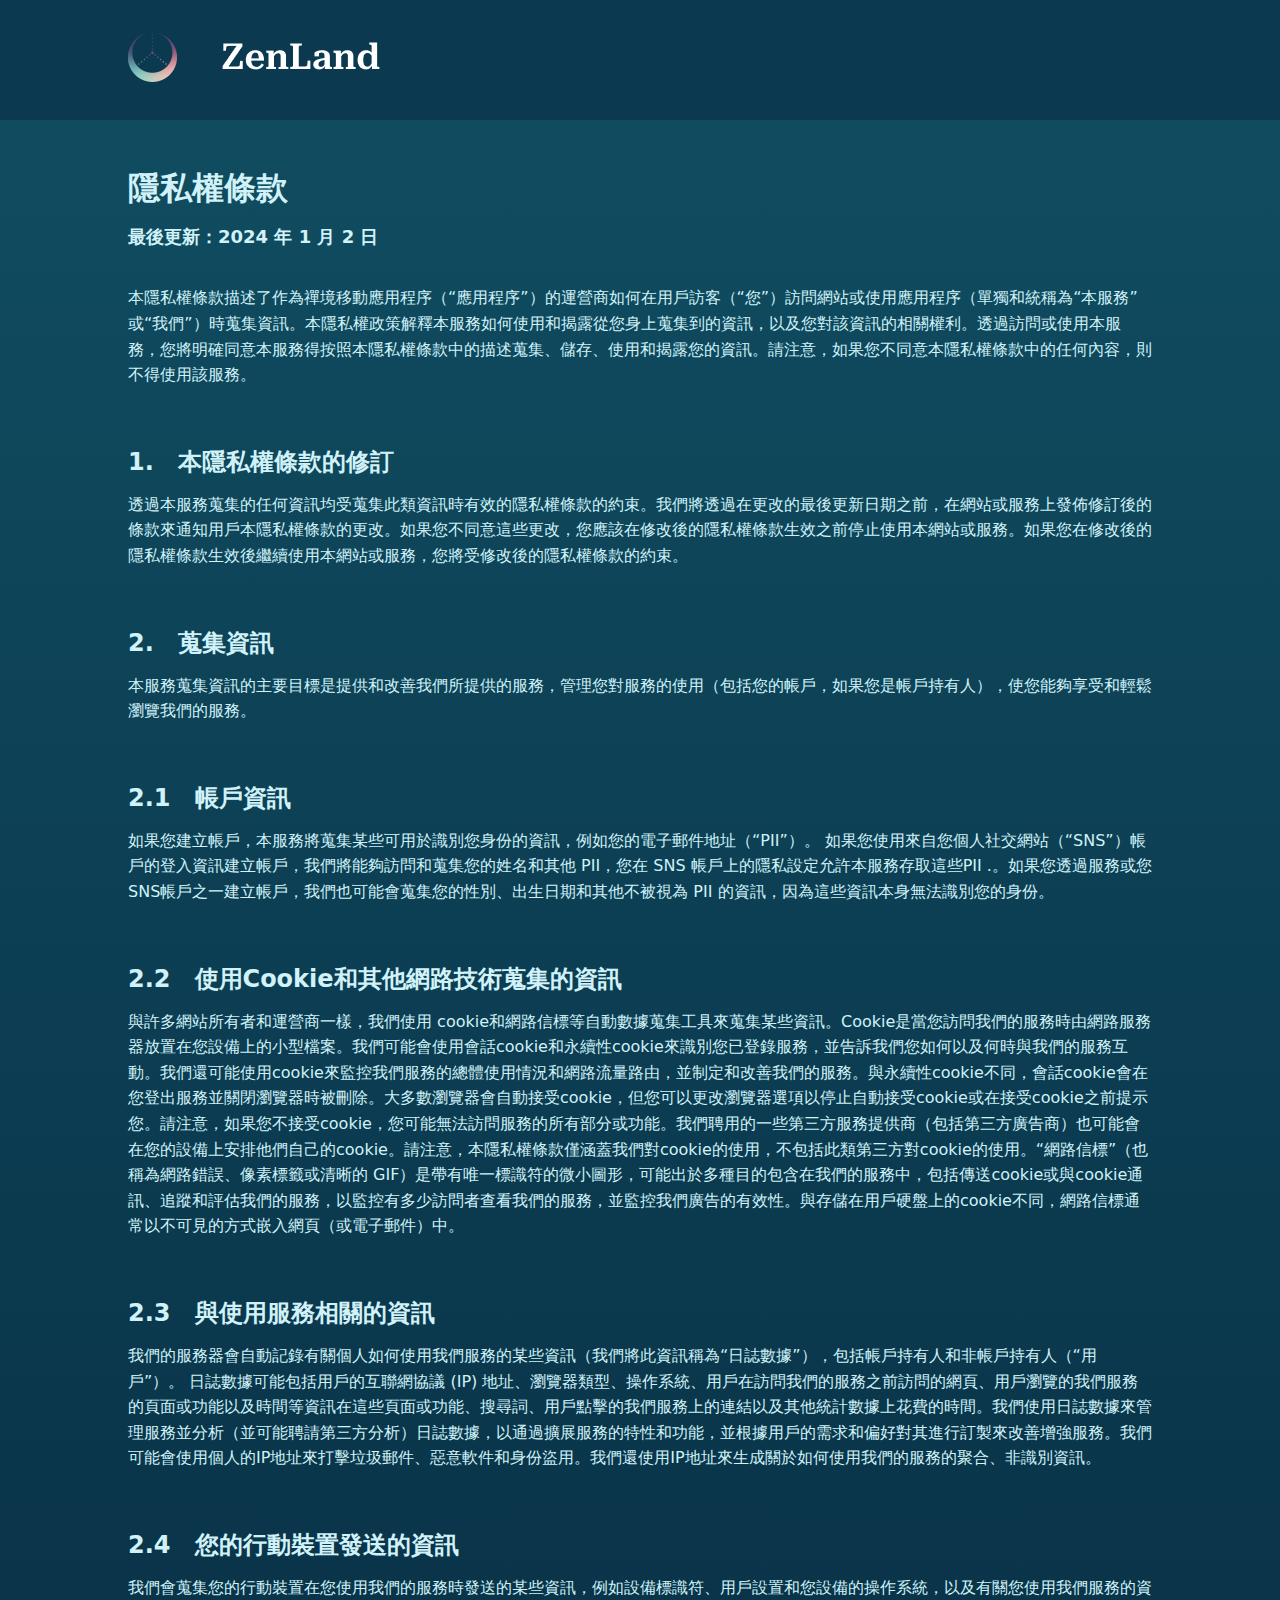
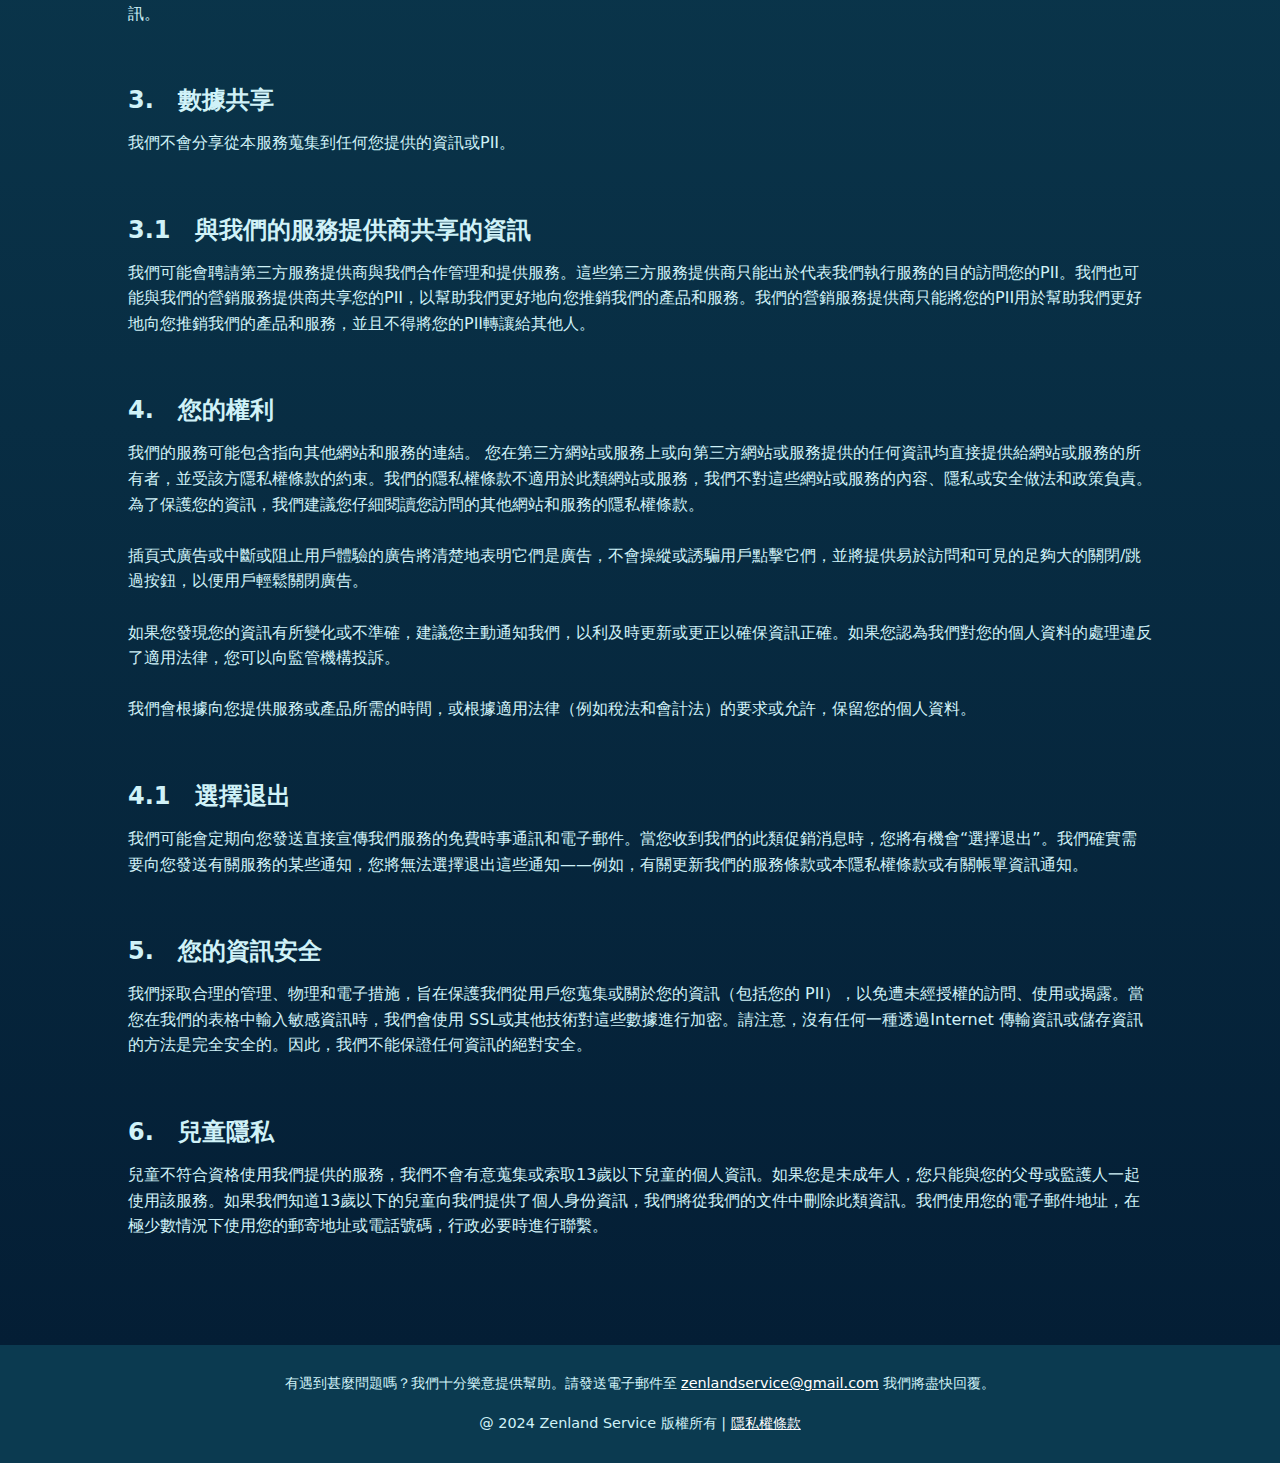
<file: privacypolicy/zh-tw.html>
<!DOCTYPE html>
<html lang="en">
<head>
    <meta charset="UTF-8">
    <meta name="viewport" content="width=device-width, initial-scale=1.0">
    <link rel="shortcut icon" href="../img/favicon.ico" type="image/x-icon">
    <link rel="stylesheet" href="../css/reset.css" />
    <link rel="stylesheet" href="../css/style-pri.css" />
    <link rel="preconnect" href="https://fonts.googleapis.com">
    <link rel="preconnect" href="https://fonts.gstatic.com" crossorigin>
    <link href="https://fonts.googleapis.com/css2?family=Roboto:ital,wght@0,100;0,300;0,400;0,500;0,700;0,900;1,100;1,300;1,400;1,500;1,700;1,900&display=swap" rel="stylesheet">
    <!-- <link rel="stylesheet" href="/css/bootstrap.css" /> -->
    <title>ZenLand Privacypolicy</title>
    <style>

    </style>
</head>
<body >
    <!-- TOP -->
    <div class="topbar">
        <div class="container">
            <div class="logoimg">
                <a href="../zh-tw.html"><img src="../img/img_zenland_logo.png"></a>
            </div>
        </div>
        
    </div>

    <!-- 第一區 -->
    <div class="section-pri" class="section-pri">
        <div class="container-pri">
            <h1>
                隱私權條款
            </h1>
            <h4>
                最後更新：2024 年 1 月 2 日 
            </h4>
            <p>
                本隱私權條款描述了作為禪境移動應用程序（“應用程序”）的運營商如何在用戶訪客（“您”）訪問網站或使用應用程序（單獨和統稱為“本服務”或“我們”）時蒐集資訊。本隱私權政策解釋本服務如何使用和揭露從您身上蒐集到的資訊，以及您對該資訊的相關權利。透過訪問或使用本服務，您將明確同意本服務得按照本隱私權條款中的描述蒐集、儲存、使用和揭露您的資訊。請注意，如果您不同意本隱私權條款中的任何內容，則不得使用該服務。
            </p>

            <h5>
                1.&emsp;本隱私權條款的修訂
            </h5>
            <p>
                透過本服務蒐集的任何資訊均受蒐集此類資訊時有效的隱私權條款的約束。我們將透過在更改的最後更新日期之前，在網站或服務上發佈修訂後的條款來通知用戶本隱私權條款的更改。如果您不同意這些更改，您應該在修改後的隱私權條款生效之前停止使用本網站或服務。如果您在修改後的隱私權條款生效後繼續使用本網站或服務，您將受修改後的隱私權條款的約束。
            </p>

            <h5>
                2.&emsp;蒐集資訊
            </h5>
            <p>
                本服務蒐集資訊的主要目標是提供和改善我們所提供的服務，管理您對服務的使用（包括您的帳戶，如果您是帳戶持有人），使您能夠享受和輕鬆瀏覽我們的服務。
            </p>

            <h5>
                2.1&emsp;帳戶資訊
            </h5>
            <p>
                如果您建立帳戶，本服務將蒐集某些可用於識別您身份的資訊，例如您的電子郵件地址（“PII”）。 如果您使用來自您個人社交網站（“SNS”）帳戶的登入資訊建立帳戶，我們將能夠訪問和蒐集您的姓名和其他 PII，您在 SNS 帳戶上的隱私設定允許本服務存取這些PII .。如果您透過服務或您SNS帳戶之一建立帳戶，我們也可能會蒐集您的性別、出生日期和其他不被視為 PII 的資訊，因為這些資訊本身無法識別您的身份。
            </p>

            <h5>
                2.2&emsp;使用Cookie和其他網路技術蒐集的資訊
            </h5>
            <p>
                與許多網站所有者和運營商一樣，我們使用 cookie和網路信標等自動數據蒐集工具來蒐集某些資訊。Cookie是當您訪問我們的服務時由網路服務器放置在您設備上的小型檔案。我們可能會使用會話cookie和永續性cookie來識別您已登錄服務，並告訴我們您如何以及何時與我們的服務互動。我們還可能使用cookie來監控我們服務的總體使用情況和網路流量路由，並制定和改善我們的服務。與永續性cookie不同，會話cookie會在您登出服務並關閉瀏覽器時被刪除。大多數瀏覽器會自動接受cookie，但您可以更改瀏覽器選項以停止自動接受cookie或在接受cookie之前提示您。請注意，如果您不接受cookie，您可能無法訪問服務的所有部分或功能。我們聘用的一些第三方服務提供商（包括第三方廣告商）也可能會在您的設備上安排他們自己的cookie。請注意，本隱私權條款僅涵蓋我們對cookie的使用，不包括此類第三方對cookie的使用。“網路信標”（也稱為網路錯誤、像素標籤或清晰的 GIF）是帶有唯一標識符的微小圖形，可能出於多種目的包含在我們的服務中，包括傳送cookie或與cookie通訊、追蹤和評估我們的服務，以監控有多少訪問者查看我們的服務，並監控我們廣告的有效性。與存儲在用戶硬盤上的cookie不同，網路信標通常以不可見的方式嵌入網頁（或電子郵件）中。
            </p>

            <h5>
                2.3&emsp;與使用服務相關的資訊
            </h5>
            <p>
                我們的服務器會自動記錄有關個人如何使用我們服務的某些資訊（我們將此資訊稱為“日誌數據”），包括帳戶持有人和非帳戶持有人（“用戶”）。 日誌數據可能包括用戶的互聯網協議 (IP) 地址、瀏覽器類型、操作系統、用戶在訪問我們的服務之前訪問的網頁、用戶瀏覽的我們服務的頁面或功能以及時間等資訊在這些頁面或功能、搜尋詞、用戶點擊的我們服務上的連結以及其他統計數據上花費的時間。我們使用日誌數據來管理服務並分析（並可能聘請第三方分析）日誌數據，以通過擴展服務的特性和功能，並根據用戶的需求和偏好對其進行訂製來改善增強服務。我們可能會使用個人的IP地址來打擊垃圾郵件、惡意軟件和身份盜用。我們還使用IP地址來生成關於如何使用我們的服務的聚合、非識別資訊。
            </p>

            <h5>
                2.4&emsp;您的行動裝置發送的資訊
            </h5>
            <p>
                我們會蒐集您的行動裝置在您使用我們的服務時發送的某些資訊，例如設備標識符、用戶設置和您設備的操作系統，以及有關您使用我們服務的資訊。
            </p>

            <h5>
                3.&emsp;數據共享
            </h5>
            <p>
                我們不會分享從本服務蒐集到任何您提供的資訊或PII。
            </p>

            <h5>
                3.1&emsp;與我們的服務提供商共享的資訊
            </h5>
            <p>
                我們可能會聘請第三方服務提供商與我們合作管理和提供服務。這些第三方服務提供商只能出於代表我們執行服務的目的訪問您的PII。我們也可能與我們的營銷服務提供商共享您的PII，以幫助我們更好地向您推銷我們的產品和服務。我們的營銷服務提供商只能將您的PII用於幫助我們更好地向您推銷我們的產品和服務，並且不得將您的PII轉讓給其他人。
            </p>

            <h5>
                4.&emsp;您的權利
            </h5>
            <p>
                我們的服務可能包含指向其他網站和服務的連結。 您在第三方網站或服務上或向第三方網站或服務提供的任何資訊均直接提供給網站或服務的所有者，並受該方隱私權條款的約束。我們的隱私權條款不適用於此類網站或服務，我們不對這些網站或服務的內容、隱私或安全做法和政策負責。為了保護您的資訊，我們建議您仔細閱讀您訪問的其他網站和服務的隱私權條款。<br><br>
                插頁式廣告或中斷或阻止用戶體驗的廣告將清楚地表明它們是廣告，不會操縱或誘騙用戶點擊它們，並將提供易於訪問和可見的足夠大的關閉/跳過按鈕，以便用戶輕鬆關閉廣告。<br><br>
                如果您發現您的資訊有所變化或不準確，建議您主動通知我們，以利及時更新或更正以確保資訊正確。如果您認為我們對您的個人資料的處理違反了適用法律，您可以向監管機構投訴。<br><br>
                我們會根據向您提供服務或產品所需的時間，或根據適用法律（例如稅法和會計法）的要求或允許，保留您的個人資料。
            </p>

            <h5>
                4.1&emsp;選擇退出
            </h5>
            <p>
                我們可能會定期向您發送直接宣傳我們服務的免費時事通訊和電子郵件。當您收到我們的此類促銷消息時，您將有機會“選擇退出”。我們確實需要向您發送有關服務的某些通知，您將無法選擇退出這些通知——例如，有關更新我們的服務條款或本隱私權條款或有關帳單資訊通知。
            </p>

            <h5>
                5.&emsp;您的資訊安全
            </h5>
            <p>
                我們採取合理的管理、物理和電子措施，旨在保護我們從用戶您蒐集或關於您的資訊（包括您的 PII），以免遭未經授權的訪問、使用或揭露。當您在我們的表格中輸入敏感資訊時，我們會使用 SSL或其他技術對這些數據進行加密。請注意，沒有任何一種透過Internet 傳輸資訊或儲存資訊的方法是完全安全的。因此，我們不能保證任何資訊的絕對安全。
            </p>

            <h5>
                6.&emsp;兒童隱私
            </h5>
            <p>
                兒童不符合資格使用我們提供的服務，我們不會有意蒐集或索取13歲以下兒童的個人資訊。如果您是未成年人，您只能與您的父母或監護人一起使用該服務。如果我們知道13歲以下的兒童向我們提供了個人身份資訊，我們將從我們的文件中刪除此類資訊。我們使用您的電子郵件地址，在極少數情況下使用您的郵寄地址或電話號碼，行政必要時進行聯繫。
            </p>

        </div>
    </div>


    <!-- 底部 -->
    <footer class="footer-pri">
        <div class="footer-text">
            <p>有遇到甚麼問題嗎？我們十分樂意提供幫助。請發送電子郵件至 <a href="mailto:zenlandservice@gmail.com">zenlandservice@gmail.com</a> 我們將盡快回覆。</p>
            <p>@ 2024 Zenland Service 版權所有 | <a href="" >隱私權條款</a></p>
        </div>
    </footer>

</body>
</html>
</file>
<file: css/style.css>
html {
    /* background-color: #0B3A50; */
    background-color: #0b3a50;
}

body {
    line-height: 1.6rem;
    color: white;
    font-family: system-ui, -apple-system, BlinkMacSystemFont, 'Segoe UI', Roboto, Oxygen, Ubuntu, Cantarell, 'Open Sans', 'Helvetica Neue', sans-serif;
}

h2 {
    line-height: 150%;
}

.topbar {
    width: 100%;
    height: 120px;
    background-color: #07294080;
    position: absolute;
    z-index: 2;
}

.section1 {
    background-image: url(../img/section1.png);
}

.section2 {
    background-image: url(../img/section2.png);
}

.section3 {
    background-image: url(../img/section3.png);
}

/* --------------------------------------------------------- */


/* 限制左右 */
/* .container {
    width: 80%;
    height: 80%;
    position: absolute;
    left: 50%;
    transform: translateX(-50%);
} */

.logoimg {
    width: 252px;
    height: 49px;
    position: absolute;
    top: 50%;
    transform: translateY(-50%);
}

/* .flex2 {
    display: flex;
    justify-content: space-around;
    align-items: flex-start;
} */

.flex3 {
    display: flex;
    justify-content: space-around;
    align-items: center;
    align-content: flex-start;
}

.section1_text {
    color: white;
    position: absolute;
    top: 50%;
    left: 50%;
    transform: translate(-50%, -50%);
}

.section {
    width: 100%;
    height: 1024px;
    background-size: cover;
}

.QRcode {
        /* width: 200px;
        height: 200px;
        background-image: url(../img/img_qrcode.png);
        background-size: cover; */
        display: block;
}

.sec2-item {
    position: relative;
    top: 10%;
    display: flex;
    flex-direction: column;
    text-align: center;
}

.sec2-item p {
    text-align: center;
    padding-top: 16px;
    padding-bottom: 48px;
}

.sec3-item {
    width: 300px;
    position: relative;
    top: -10%;
}

/* .sec3-item1 {
    padding-bottom: 16px;
} */

.sec3-item1 a {
    width: 50%;
}

.sec3-item1 img {
    /* width: 100%; */
    margin-bottom: 32px;
}




.footer-text {
    color: #D0F2F8;
    width: 80%;
    padding: 12px;
    margin: 20px auto;
    text-align: center;
    font-size: 0.9rem;
    line-height: 1.6rem;
}

.footer-text a {
    color: white;
}

/* RWD ---------------------- RWD -------------------------------------------------*/
@media (min-width: 0px) and (max-width: 280px) {

    .container {
        width: 80%;
        height: 100%;
        position: absolute;
        left: 50%;
        transform: translateX(-50%);
    }
    .app-store-block {
        width: 80%;
        height: 100%;
        position: absolute;
        left: 50%;
        transform: translateX(-50%);
    }


    .section1_text {
        width: 80%;
        color: white;
        position: absolute;
        top: 50%;
        left: 50%;
        transform: translate(-50%, -50%);
    }

    .section1 {
        width: 100%;
        height: 760px;
    }

    .section2 {
        width: 100%;
        height: 1650px;
    }

    .section3 {
        width: 100%;
        height: 980px;
    }

    .sec2-item {
        width: 70%;
        position: relative;
        top: 10%;
        left: 50%;
        transform: translateX(-50%);
        display: flex;
        flex-direction: column;
        text-align: center;
    }


    .flex3 {
        flex-wrap: wrap;
    }

    .sec3-item {
        width: 240px;
        position: relative;
        top: 3%;
        /* left: 50%; */
        /* transform: translateX(-50%); */
        display: flex;
        flex-direction: column;
    }

    .sec3-item p {
        padding-top: 16px;
        padding-bottom: 16px;
    }

    .sec3-item1 a {
        width: 50%;
    }
    
    .sec3-item1 img {
        /* width: 100%; */
        margin-bottom: 32px;
    }

    .sec3-item2 {
        width: 240px;
    }

    .QRcode {
        /* width: 200px;
        height: 200px;
        background-image: url(../img/img_qrcode.png);
        background-size: cover; */
        display: block;
    }

}

/* -------------------------------------------------------------------------- */
@media (min-width: 281px) and (max-width: 320px) {

    .container {
        width: 80%;
        height: 100%;
        position: absolute;
        left: 50%;
        transform: translateX(-50%);
    }

    .app-store-block {
        width: 80%;
        height: 100%;
        position: absolute;
        left: 50%;
        transform: translateX(-50%);
    }

    .section1_text {
        width: 80%;
        color: white;
        position: absolute;
        top: 50%;
        left: 50%;
        transform: translate(-50%, -50%);
    }

    .section1 {
        width: 100%;
        height: 760px;
    }

    .section2 {
        width: 100%;
        height: 2050px;
    }

    .section3 {
        width: 100%;
        height: 980px;
    }

    .sec2-item {
        width: 70%;
        position: relative;
        top: 10%;
        left: 50%;
        transform: translateX(-50%);
        display: flex;
        flex-direction: column;
        text-align: center;
    }


    .flex3 {
        flex-wrap: wrap;
    }

    .sec3-item {
        width: 240px;
        position: relative;
        top: 3%;
        /* left: 50%; */
        /* transform: translateX(-50%); */
        display: flex;
        flex-direction: column;
    }

    .sec3-item p {
        padding-top: 16px;
        padding-bottom: 16px;
    }

    .sec3-item1 a {
        width: 50%;
    }
    
    .sec3-item1 img {
        /* width: 100%; */
        margin-bottom: 32px;
    }

    .sec3-item2 {
        width: 240px;
    }

    .QRcode {
        /* width: 200px;
        height: 200px;
        background-image: url(../img/img_qrcode.png);
        background-size: cover; */
        display: block;
    }

}

/* -------------------------------------------------------------------------- */
@media (min-width: 321px) and (max-width: 539px) {
    .container {
        width: 80%;
        height: 100%;
        position: absolute;
        left: 50%;
        transform: translateX(-50%);
    }
    
    .app-store-block {
        width: 80%;
        height: 900px;
        position: absolute;
        left: 50%;
        transform: translateX(-50%);
    }

    .section1_text {
        width: 80%;
        color: white;
        position: absolute;
        top: 50%;
        left: 50%;
        transform: translate(-50%, -50%);
    }

    .section1 {
        width: 100%;
        height: 760px;
    }

    .section2 {
        width: 100%;
        height: 1900px;
    }

    .section3 {
        width: 100%;
        height: 900px;
    }

    .sec2-item {
        width: 60%;
        position: relative;
        top: 10%;
        left: 50%;
        transform: translateX(-50%);
        display: flex;
        flex-direction: column;
        text-align: center;
    }


    .flex3 {
        flex-wrap: wrap;
    }

    .sec3-item {
        width: 240px;
        position: relative;
        top: 3%;
        /* left: 50%; */
        /* transform: translateX(-50%); */
        display: flex;
        flex-direction: column;
    }

    .sec3-item p {
        padding-top: 16px;
        padding-bottom: 16px;
    }

    .sec3-item1 a {
        width: 50%;
    }
    
    .sec3-item1 img {
        /* width: 100%; */
        margin-bottom: 32px;
    }

    .sec3-item2 {
        width: 240px;
    }

    .QRcode {
        /* width: 200px;
        height: 200px;
        background-image: url(../img/img_qrcode.png);
        background-size: cover; */
        display: block;
    }

}

/* -------------------------------------------------------------------------- */
@media (min-width: 540px) and (max-width: 575px) {

    .container {
        width: 80%;
        height: 100%;
        position: absolute;
        left: 50%;
        transform: translateX(-50%);
    }
    .app-store-block {
        width: 80%;
        height: 100%;
        position: absolute;
        left: 50%;
        transform: translateX(-50%);
    }

    .section1_text {
        width: 80%;
        color: white;
        position: absolute;
        top: 50%;
        left: 50%;
        transform: translate(-50%, -50%);
    }

    .section1 {
        width: 100%;
        height: 760px;
    }

    .section2 {
        width: 100%;
        height: 2200px;
    }

    .section3 {
        width: 100%;
        height: 900px;
    }

    .sec2-item {
        width: 60%;
        position: relative;
        top: 10%;
        left: 50%;
        transform: translateX(-50%);
        display: flex;
        flex-direction: column;
        text-align: center;
    }


    .flex3 {
        flex-wrap: wrap;
    }

    .sec3-item {
        width: 240px;
        position: relative;
        top: 3%;
        /* left: 50%; */
        /* transform: translateX(-50%); */
        display: flex;
        flex-direction: column;
    }

    .sec3-item p {
        padding-top: 16px;
        padding-bottom: 16px;
    }

    .sec3-item1 a {
        width: 50%;
    }
    
    .sec3-item1 img {
        /* width: 100%; */
        margin-bottom: 32px;
    }

    .sec3-item2 {
        width: 240px;
    }

    .QRcode {
        /* width: 200px;
        height: 200px;
        background-image: url(../img/img_qrcode.png);
        background-size: cover; */
        display: block;
    }

}

/* -------------------------------------------------------------------------- */
@media (min-width: 576px) {

    .container {
        width: 80%;
        height: 75%;
        position: absolute;
        left: 50%;
        transform: translateX(-50%);
    }
.app-store-block {
        width: 80%;
        height: 75%;
        position: absolute;
        left: 50%;
        transform: translateX(-50%);
    }

    .section1_text {
        width: 80%;
        color: white;
        position: absolute;
        top: 50%;
        left: 50%;
        transform: translate(-50%, -50%);
    }

    .section1 {
        width: 100%;
        height: 700px;
    }

    .section2 {
        width: 100%;
        height: 700px;
    }

    .section3 {
        width: 100%;
        height: 800px;
    }

    .flex2 {
        display: flex;
        justify-content: space-evenly;
        align-items: flex-start;
    }

    .sec2-item {
        width: 25%;
        position: relative;
        /* top: 10%; */
        /* left: 50%; */
        /* transform: translateX(-50%); */

        /* display: flex;
        flex-direction: column;
        text-align: center; */
    }


    .flex3 {
        flex-wrap: wrap;
        display: flex;
        justify-content: space-around;
        align-content: center;
    }


    .sec3-item {
        display: flex;
        flex-direction: column;
    }

    .sec3-item p {
        padding-top: 16px;
        padding-bottom: 16px;
    }

    .sec3-item1 a {
        width: 50%;
    }
    
    .sec3-item1 img {
        /* width: 100%; */
        margin-bottom: 32px;
    }

    .QRcode {
        /* width: 200px;
        height: 200px;
        background-image: url(../img/img_qrcode.png);
        background-size: cover; */
        display: block;
    }
}


/* 有修改此處的範圍 */
@media (min-width: 575px) and (max-width: 768px) {
    .app-store-block {
        width: 80%;
        height: 700px;
        position: absolute;
        left: 50%;
        transform: translateX(-50%);
    }
    
    .sec2-item {
        width: 20%;
        left: 0%;
        transform: translateX(0%);
    }

}

/* -------------------------------------------------------------------------- */
@media (min-width: 768px) {
    .app-store-block {
        width: 80%;
        height: 700px;
        position: absolute;
        left: 50%;
        transform: translateX(-50%);
    }
    
    .section1 {
        width: 100%;
        height: 700px;
    }

    .section2 {
        width: 100%;
        height: 700px;
    }

    .section3 {
        width: 100%;
        height: 900px;
    }

    .sec2-item {
        width: 20%;
        left: 0%;
        transform: translateX(0%);
    }

    .flex2 {
        display: flex;
        justify-content: space-evenly;
        align-items: flex-start;
    }

    .sec3-item2 img {
        width: 300px;
    }

    .flex3 {
        display: flex;
        justify-content: space-around;
        align-items: center;
        align-content: center;
        margin-top: 22%;
    }

    .QRcode {
        width: 200px;
        height: 200px;
        /* background-color: aquamarine; */
        background-image: url(../img/img_qrcode.png);
        background-size: cover;
        display: block;
    }
}


/* -------------------------------------------------------------------------- */
@media (min-width: 992px) and (max-width: 1023px) {
    .app-store-block {
        width: 80%;
        height: 700px;
        position: absolute;
        left: 50%;
        transform: translateX(-50%);
    }
    
    .section1 {
        width: 100%;
        height: 800px;
    }

    .section2 {
        width: 100%;
        height: 800px;
    }

    .section3 {
        width: 100%;
        height: 900px;
    }

    .sec2-item {
        width: 250px;
    }

    .flex3 {
        display: flex;
        justify-content: space-around;
        align-items: center;
        align-content: center;
        margin-top: 18%;
    }

    .flex2 {
        display: flex;
        justify-content: space-evenly;
        align-items: flex-start;
    }

    .QRcode {
        width: 200px;
        height: 200px;
        /* background-color: aquamarine; */
        background-image: url(../img/img_qrcode.png);
        background-size: cover;
        display: block;
    }
}

/* -------------------------------------------------------------------------- */
@media (min-width: 1024px) and (max-width: 1199px) {
    .app-store-block {
        width: 80%;
        height: 700px;
        position: absolute;
        left: 50%;
        transform: translateX(-50%);
    }
    .section1 {
        width: 100%;
        height: 800px;
    }

    .section2 {
        width: 100%;
        height: 800px;
    }

    .section3 {
        width: 100%;
        height: 900px;
    }

    .sec2-item {
        width: 250px;
    }

    .flex3 {
        margin-top: 14%;
        display: flex;
        justify-content: space-around;
        align-items: center;
        align-content: center;
    }

    .flex2 {
        display: flex;
        justify-content: space-evenly;
        align-items: flex-start;
    }

    .QRcode {
        width: 200px;
        height: 200px;
        /* background-color: aquamarine; */
        background-image: url(../img/img_qrcode.png);
        background-size: cover;
        display: block;
    }

    .sec3-item1 {
        width: 350px;
        position: relative;
        bottom: 5%;
    }

    .sec3-item2 {
        width: 250px;
        position: relative;
        bottom: 5%;
    }

}

/* -------------------------------------------------------------------------- */
@media (min-width: 1200px) {
    .container {
        width: 80%;
        height: 100%;
        position: absolute;
        left: 50%;
        transform: translateX(-50%);
    }
    
    .app-store-block {
        width: 80%;
        height: 700px;
        position: absolute;
        left: 50%;
        transform: translateX(-50%);
    }

    .section1 {
        width: 100%;
        height: 700px;
    }

    .section2 {
        width: 100%;
        height: 900px;
    }

    .section3 {
        width: 100%;
        height: 800px;
    }

    .sec2-item {
        width: 280px;
    }

    .sec2-item p {
        width: 100%;
    }

    .flex2 {
        display: flex;
        justify-content: space-evenly;
        align-items: flex-start;
    }

    .flex3 {
        margin-top: 8%;
    }
}

/* -------------------------------------------------------------------------- */
@media (min-width: 1400px) {
    .container {
        width: 80%;
        height: 90%;
        position: absolute;
        /* left: 50%;
        transform: translateX(-50%); */
        display: flex;
        align-items: center;
        padding-left: 10%;
        padding-right: 10%;
    }

    .app-store-block {
        width: 80%;
        height: 700px;
        position: absolute;
        /* left: 50%;
        transform: translateX(-50%); */
        display: flex;
        align-items: center;
        padding-left: 10%;
        padding-right: 10%;
    }

    .section1 {
        width: 100%;
        height: 1080px;

    }

    .section2 {
        width: 100%;
        height: 1080px;
    }

    .section3 {
        width: 100%;
        height: 1000px;
    }

    .sec2-item {
        width: 300px;
        position: relative;
        top: 10%;
        /* left: 50%; */
        /* transform: translateX(-50%); */
        display: flex;
        flex-direction: column;
        text-align: center;
    }

    .sec2-item p {
        width: 100%;
    }

    .flex2 {
        display: flex;
        justify-content: space-evenly;
        align-items: flex-start;
    }
    
    .flex3 {
        margin-top: 12%;
    }

}
</file>
<file: css/style-pri.css>
html {
    /* background-color: #0b3a50; */
    background-color: #0B3A5070;
}

body {
    /* line-height: 1.6rem; */
    font-family: system-ui, -apple-system, BlinkMacSystemFont, 'Segoe UI', Roboto, Oxygen, Ubuntu, Cantarell, 'Open Sans', 'Helvetica Neue', sans-serif;
    width: 100%;
    height: 100%;
}

.topbar *,
.section-pri * {
    margin: 0;
}

.topbar {
    width: 100%;
    height: 120px;
    /* background-color: #07294080; */
    background-color: #0b3a50;
}

h1 {
    padding-bottom: 20px;
}

h4 {
    padding-bottom: 30px;
}

h5 {
    line-height: 150%;
}


/* --------------------------------------------------------- */
/* 隱私權頁專用 */


.section-pri {
    background-image: linear-gradient(#104C60, #041E35);
    background-color: #104C60;
    position: relative;
    padding: 0 10%;
    height: 100%;
}

.container-pri {
    color: #D0F2F8;
    padding: 50px 0;
}


.container-pri h4 {
    font-size: large;
}

.container-pri h5 {
    font-size: x-large;
    font-weight: 800;
    margin-bottom: 12px;
}

.container-pri p {
    font-size: medium;
    margin-bottom: 56px;
    margin-top: 8px;
    line-height: 1.6rem;
}

.footer-pri {
    background-color: #0b3a50;
    position: relative;
}


/* --------------------------------------------------------- */

/* 限制左右 */
.container {
    display: flex;
    align-items: center;
    height: 100%;
    padding: 0 10%;
}

.footer-text {
    color: #D0F2F8;
    width: 80%;
    padding: 12px;
    margin: auto;
    text-align: center;
    font-size: 0.9rem;
    line-height: 1.6rem;
}

.footer-text a {
    color: white;
}


.footer-text a {
    color: white;
}

/* RWD ---------------------- RWD -------------------------------------------------*/
@media (min-width: 768px) {

    /* .container-pri {
        padding-bottom: 180px;
    } */
    /* margin-bottom: 160px;  */
    /* 調整在RWD下的空間 */
}
</file>
